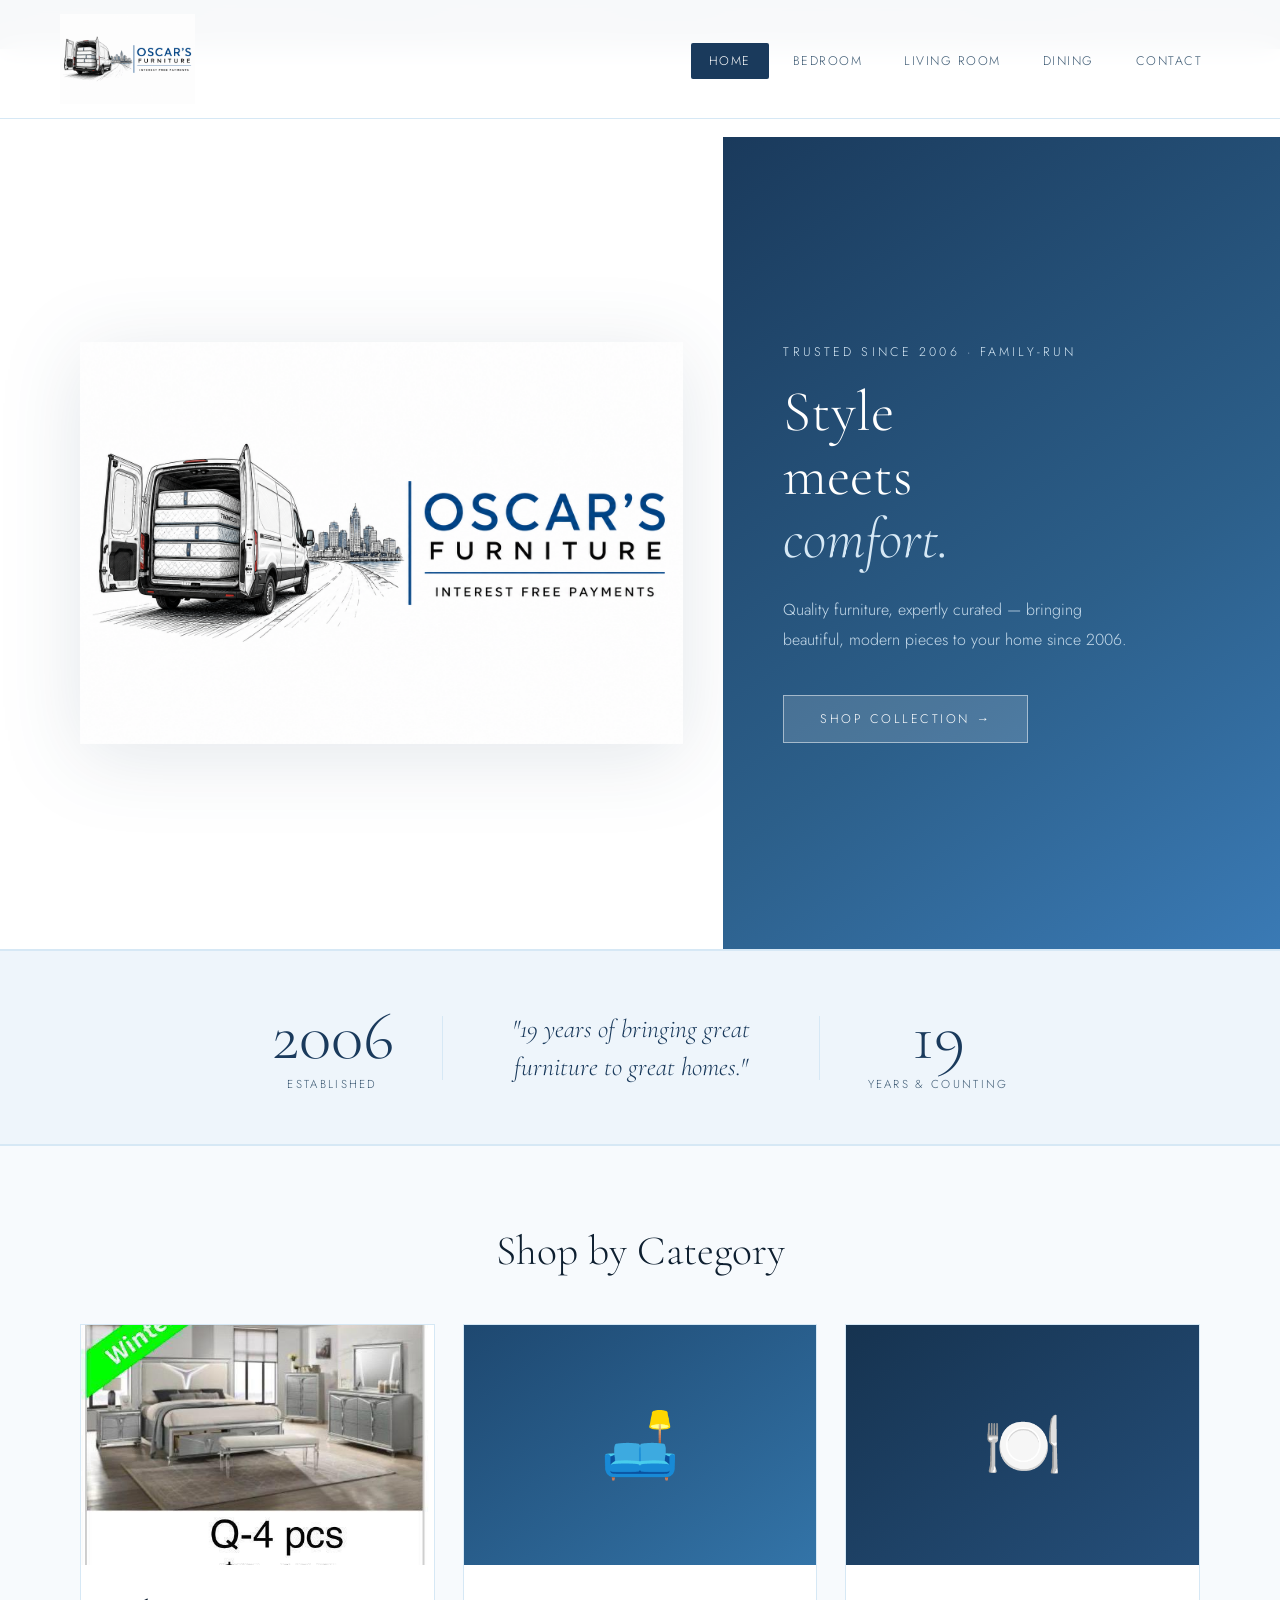
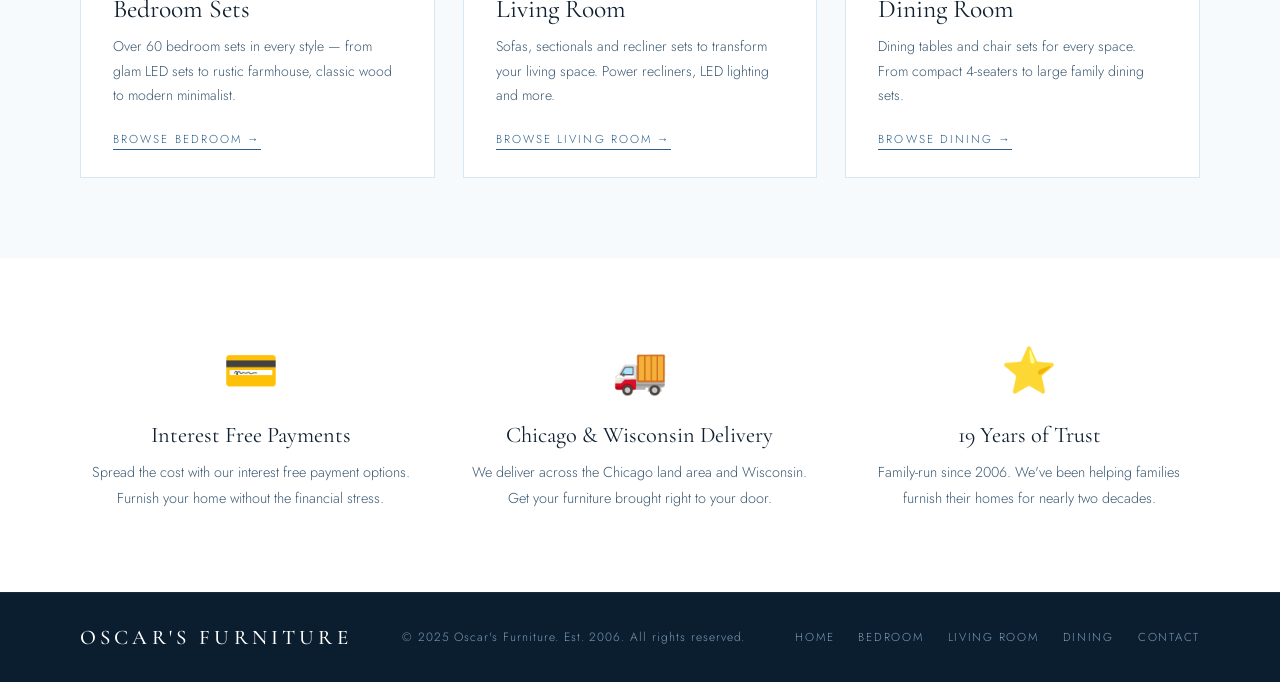
<file: index.html>
<!DOCTYPE html>
<html lang="en">
<head>
  <meta charset="UTF-8"/>
  <meta name="viewport" content="width=device-width, initial-scale=1.0"/>
  <title>Oscar's Furniture</title>
  <link href="https://fonts.googleapis.com/css2?family=Cormorant+Garamond:wght@300;400;500;600&family=Jost:wght@200;300;400&display=swap" rel="stylesheet"/>
  <link rel="stylesheet" href="styles.css"/>
</head>
<body>

  <!-- NAV -->
  <nav id="navbar">
    <a href="index.html" class="nav-logo-link">
      <img src="Logo_png.png" alt="Oscar's Furniture" class="nav-logo-img"/>
    </a>
    <ul class="nav-links">
      <li><a href="index.html" class="active">Home</a></li>
      <li><a href="bedroom.html">Bedroom</a></li>
      <li><a href="livingroom.html">Living Room</a></li>
      <li><a href="dining.html">Dining</a></li>
      <li><a href="contact.html">Contact</a></li>
    </ul>
  </nav>

  <!-- MARQUEE -->
  <div class="marquee-wrap">
    <div class="marquee-track">
      <span>Est. 2006</span><span class="dot">·</span>
      <span>Premium Quality</span><span class="dot">·</span>
      <span>Interest Free Payments</span><span class="dot">·</span>
      <span>Delivery To Chicago Land Area</span><span class="dot">·</span>
      <span>19 Years of Excellence</span><span class="dot">·</span>
      <span>Delivery to the Wisconsin Area</span><span class="dot">·</span>
      <span>Family-Run Since 2006</span><span class="dot">·</span>
      <span>Est. 2006</span><span class="dot">·</span>
      <span>Premium Quality</span><span class="dot">·</span>
      <span>Interest Free Payments</span><span class="dot">·</span>
      <span>Delivery To Chicago Land Area</span><span class="dot">·</span>
      <span>19 Years of Excellence</span><span class="dot">·</span>
      <span>Delivery to the Wisconsin Area</span><span class="dot">·</span>
      <span>Family-Run Since 2006</span><span class="dot">·</span>
    </div>
  </div>

  <!-- HERO -->
  <section class="home-hero">
    <div class="home-hero-left">
      <img src="Logo_png.png" alt="Oscar's Furniture — Interest Free Payments"/>
    </div>
    <div class="home-hero-right">
      <p class="home-eyebrow">Trusted Since 2006 · Family-Run</p>
      <h1 class="home-title">Style<br>meets<br><em>comfort.</em></h1>
      <p class="home-sub">Quality furniture, expertly curated — bringing beautiful, modern pieces to your home since 2006.</p>
      <a href="bedroom.html" class="home-cta">Shop Collection →</a>
    </div>
  </section>

  <!-- MILESTONE -->
  <div class="milestone-strip">
    <div>
      <div class="milestone-num">2006</div>
      <div class="milestone-text">Established</div>
    </div>
    <div class="milestone-divider"></div>
    <p class="milestone-tagline">"19 years of bringing great furniture to great homes."</p>
    <div class="milestone-divider"></div>
    <div>
      <div class="milestone-num">19</div>
      <div class="milestone-text">Years &amp; Counting</div>
    </div>
  </div>

  <!-- CATEGORY CARDS -->
  <div class="home-categories">
    <h2 class="home-categories-title">Shop by Category</h2>
    <div class="category-cards">

      <a href="bedroom.html" class="category-card reveal">
        <div class="category-card-img cat-bedroom" style="overflow:hidden;"><img src="images/images/b024.jpg" alt="Bedroom Sets" style="width:100%;height:100%;object-fit:cover;display:block;" onerror="this.parentElement.innerHTML='🛏️';this.parentElement.style.fontSize='4rem';"/></div>
        <div class="category-card-body">
          <h3>Bedroom Sets</h3>
          <p>Over 60 bedroom sets in every style — from glam LED sets to rustic farmhouse, classic wood to modern minimalist.</p>
          <span>Browse Bedroom →</span>
        </div>
      </a>

      <a href="livingroom.html" class="category-card reveal">
        <div class="category-card-img cat-living">🛋️</div>
        <div class="category-card-body">
          <h3>Living Room</h3>
          <p>Sofas, sectionals and recliner sets to transform your living space. Power recliners, LED lighting and more.</p>
          <span>Browse Living Room →</span>
        </div>
      </a>

      <a href="dining.html" class="category-card reveal">
        <div class="category-card-img cat-dining">🍽️</div>
        <div class="category-card-body">
          <h3>Dining Room</h3>
          <p>Dining tables and chair sets for every space. From compact 4-seaters to large family dining sets.</p>
          <span>Browse Dining →</span>
        </div>
      </a>

    </div>
  </div>

  <!-- WHY US -->
  <div class="why-us">
    <div class="why-us-item reveal">
      <div class="why-us-icon">💳</div>
      <h3>Interest Free Payments</h3>
      <p>Spread the cost with our interest free payment options. Furnish your home without the financial stress.</p>
    </div>
    <div class="why-us-item reveal">
      <div class="why-us-icon">🚚</div>
      <h3>Chicago &amp; Wisconsin Delivery</h3>
      <p>We deliver across the Chicago land area and Wisconsin. Get your furniture brought right to your door.</p>
    </div>
    <div class="why-us-item reveal">
      <div class="why-us-icon">⭐</div>
      <h3>19 Years of Trust</h3>
      <p>Family-run since 2006. We've been helping families furnish their homes for nearly two decades.</p>
    </div>
  </div>

  <!-- FOOTER -->
  <footer>
    <span class="footer-logo-text">Oscar's Furniture</span>
    <span class="footer-copy">© 2025 Oscar's Furniture. Est. 2006. All rights reserved.</span>
    <div class="footer-links">
      <a href="index.html">Home</a>
      <a href="bedroom.html">Bedroom</a>
      <a href="livingroom.html">Living Room</a>
      <a href="dining.html">Dining</a>
      <a href="contact.html">Contact</a>
    </div>
  </footer>

  <script>
    const navbar = document.getElementById('navbar');
    window.addEventListener('scroll', () => navbar.classList.toggle('scrolled', window.scrollY > 60));
    const reveals = document.querySelectorAll('.reveal');
    const observer = new IntersectionObserver((entries) => {
      entries.forEach((e, i) => { if (e.isIntersecting) { setTimeout(() => e.target.classList.add('visible'), i * 80); observer.unobserve(e.target); } });
    }, { threshold: 0.08 });
    reveals.forEach(el => observer.observe(el));
  </script>
</body>
</html>
</file>
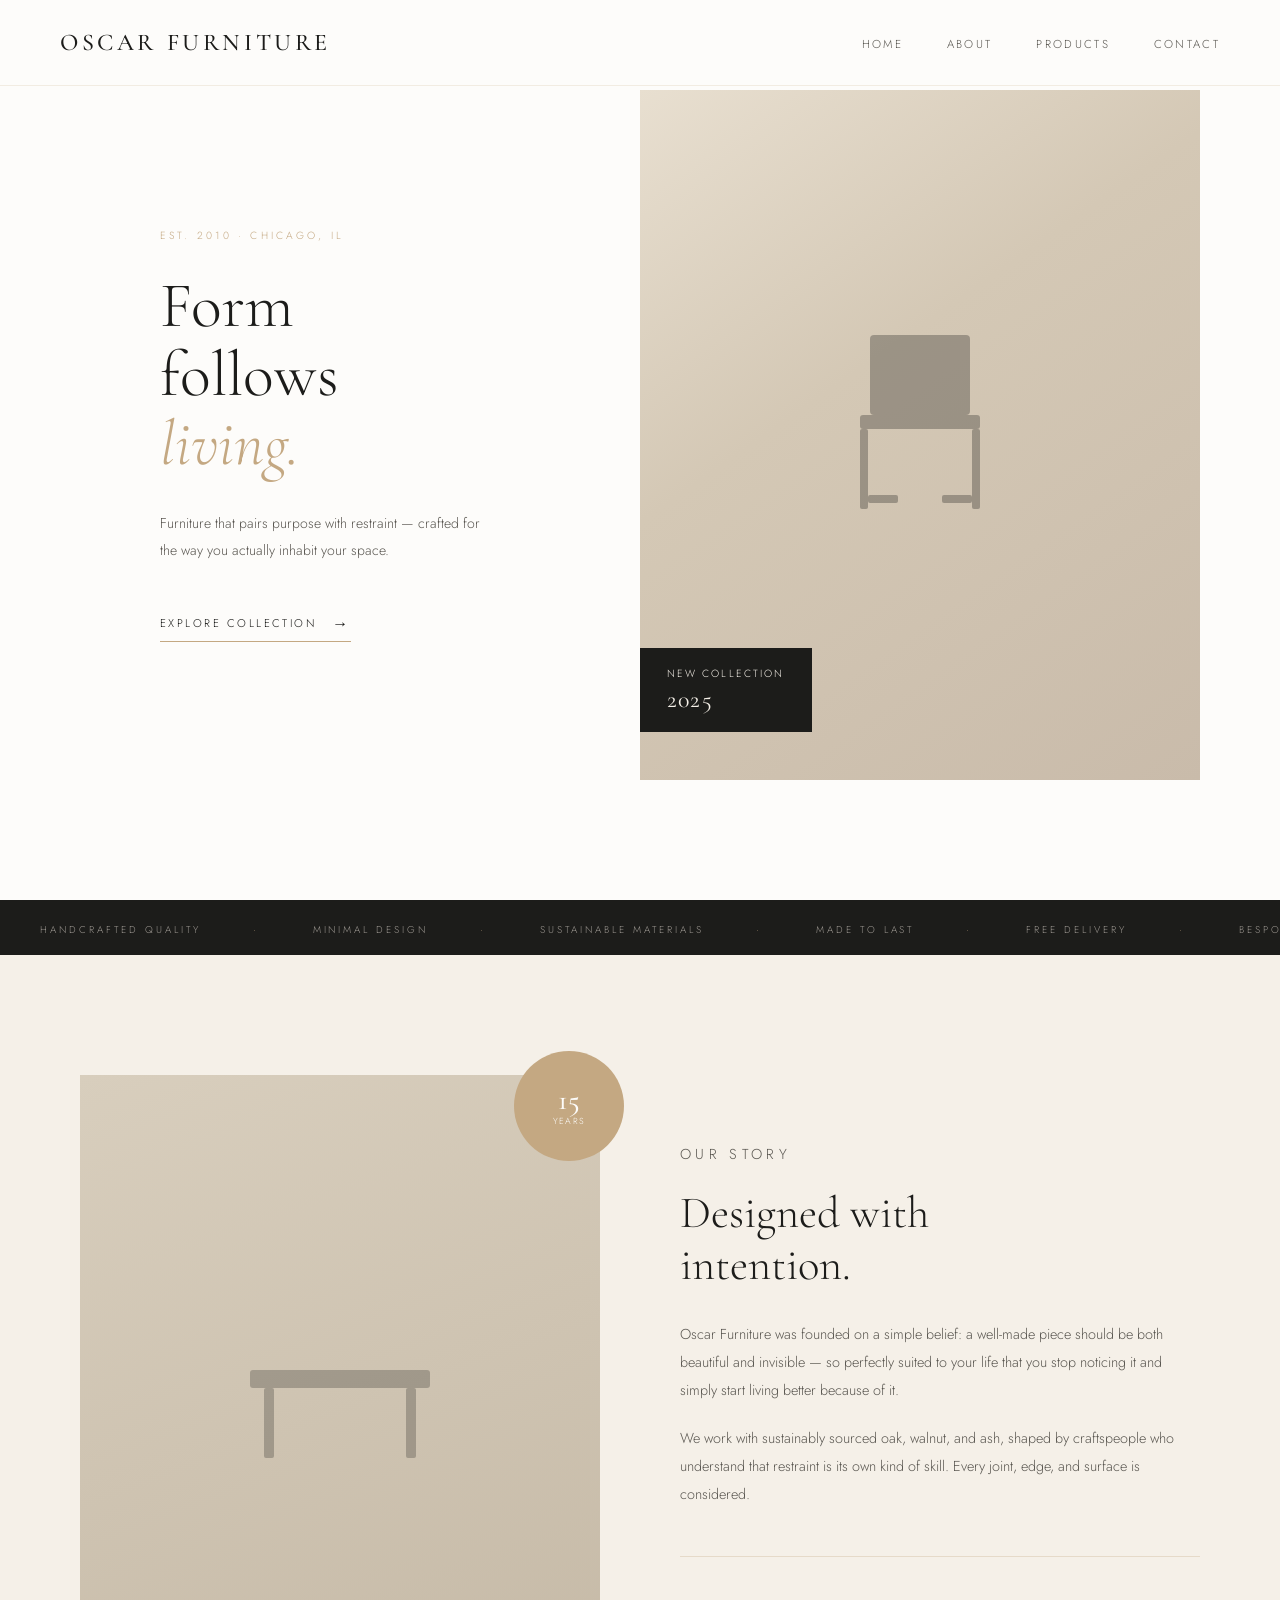
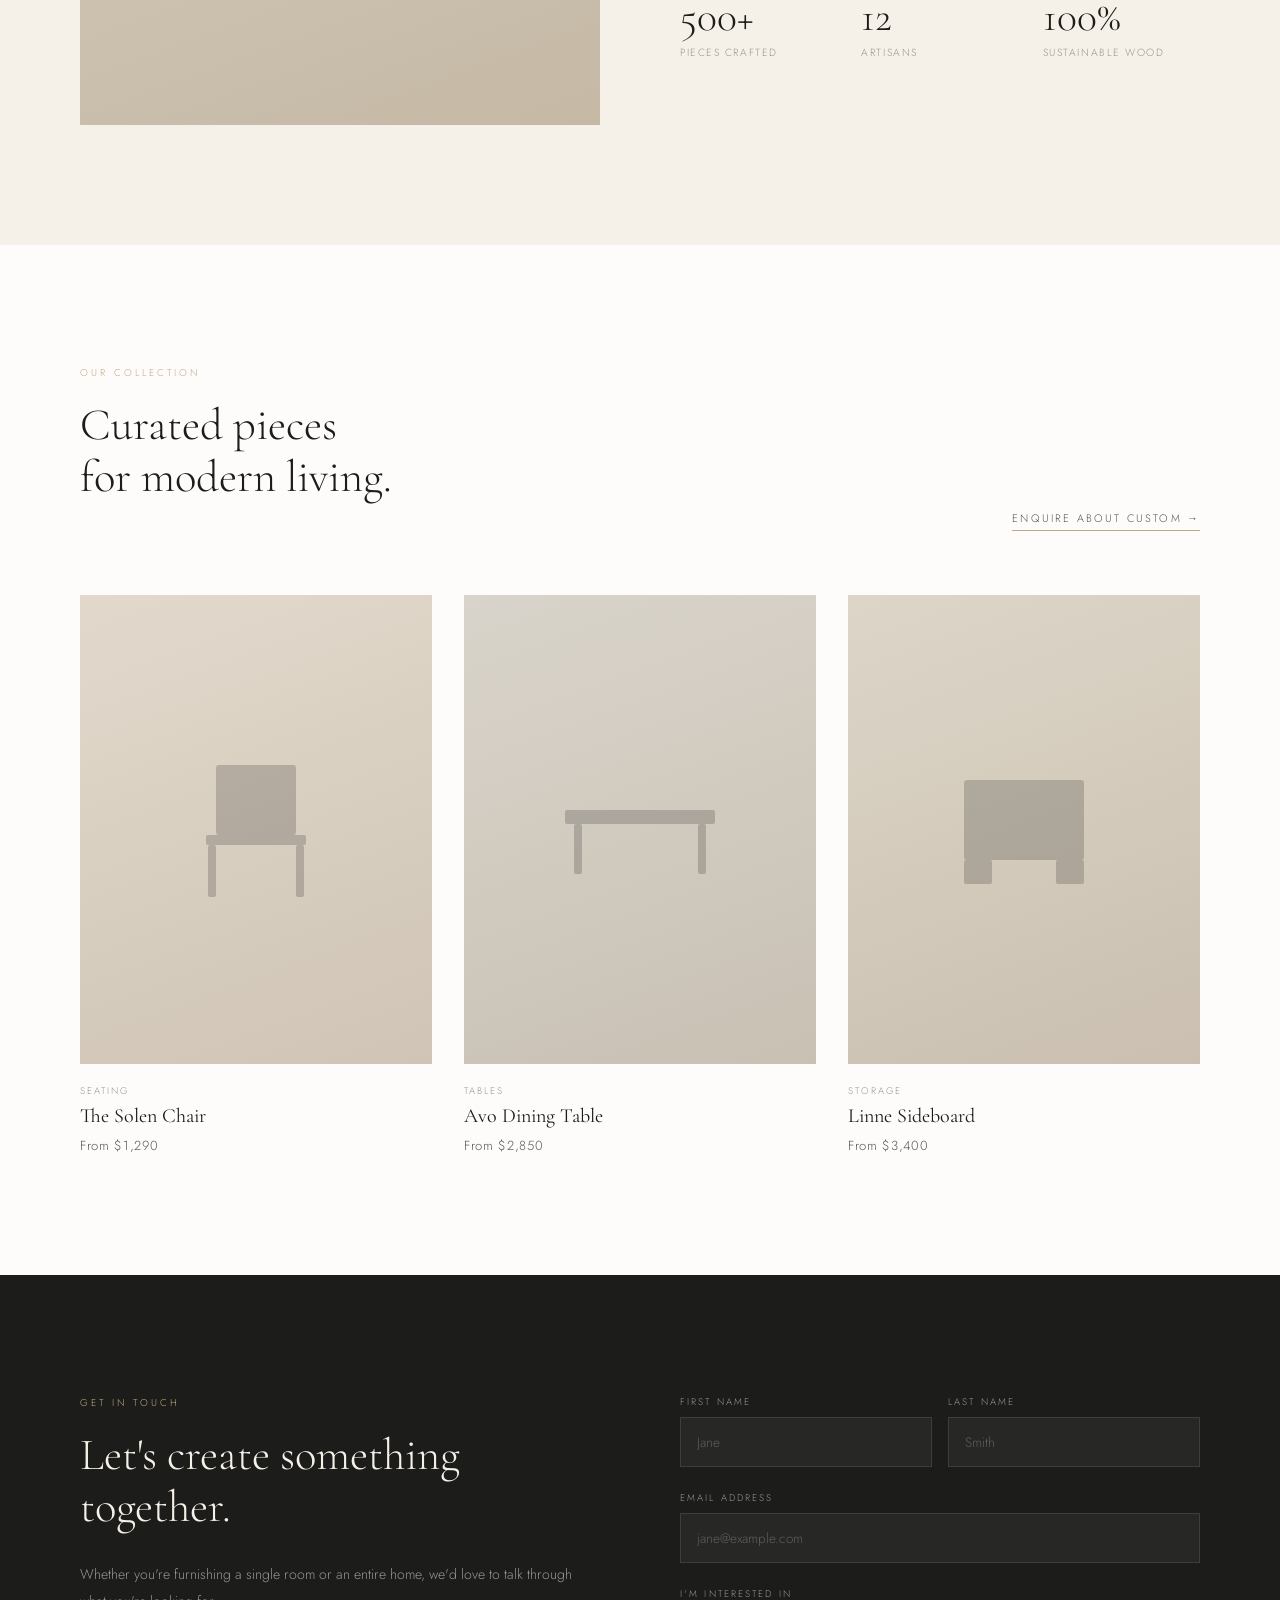
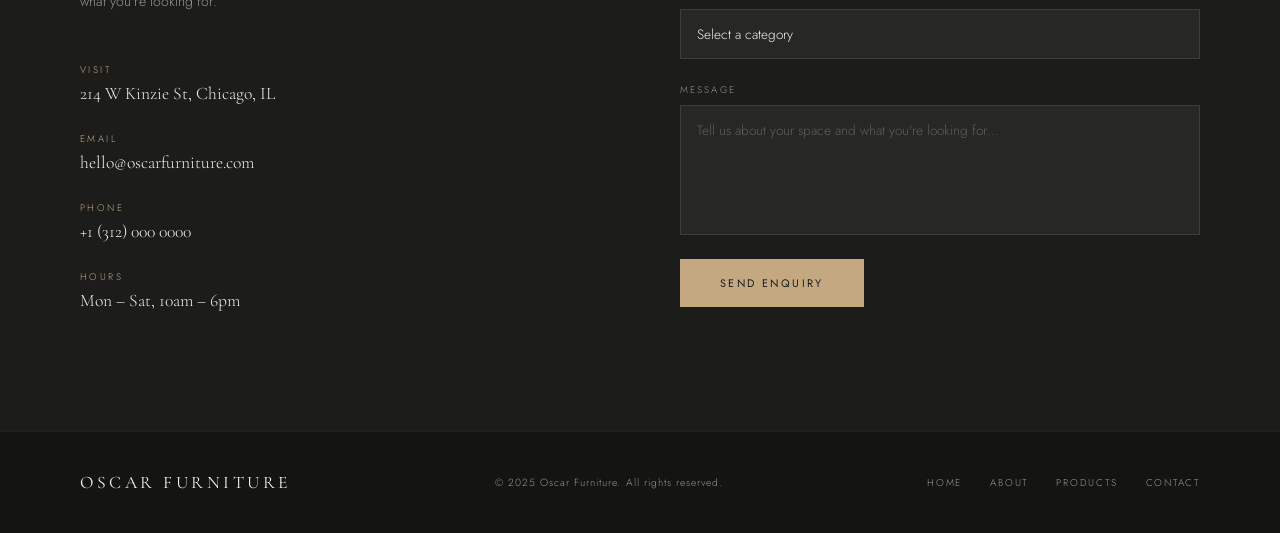
<file: Index.html>
<!DOCTYPE html>
<html lang="en">
<head>
  <meta charset="UTF-8" />
  <meta name="viewport" content="width=device-width, initial-scale=1.0"/>
  <title>Oscar Furniture</title>
  <link href="https://fonts.googleapis.com/css2?family=Cormorant+Garamond:wght@300;400;500;600&family=Jost:wght@200;300;400&display=swap" rel="stylesheet"/>
  <style>
    *, *::before, *::after { margin: 0; padding: 0; box-sizing: border-box; }

    :root {
      --cream: #F5F0E8;
      --bone: #EDE6D6;
      --charcoal: #1C1C1A;
      --mid: #5A5751;
      --warm-grey: #9B9690;
      --accent: #C4A882;
      --white: #FDFCFA;
    }

    html { scroll-behavior: smooth; }

    body {
      font-family: 'Jost', sans-serif;
      background: var(--white);
      color: var(--charcoal);
      font-weight: 300;
      overflow-x: hidden;
    }

    /* ── NAV ── */
    nav {
      position: fixed;
      top: 0; left: 0; right: 0;
      z-index: 100;
      display: flex;
      justify-content: space-between;
      align-items: center;
      padding: 28px 60px;
      background: rgba(253,252,250,0.92);
      backdrop-filter: blur(12px);
      border-bottom: 1px solid rgba(196,168,130,0.2);
      transition: padding 0.4s ease;
    }

    nav.scrolled { padding: 18px 60px; }

    .nav-logo {
      font-family: 'Cormorant Garamond', serif;
      font-size: 1.5rem;
      font-weight: 500;
      letter-spacing: 0.15em;
      text-transform: uppercase;
      color: var(--charcoal);
      text-decoration: none;
    }

    .nav-links {
      display: flex;
      gap: 44px;
      list-style: none;
    }

    .nav-links a {
      text-decoration: none;
      font-size: 0.72rem;
      letter-spacing: 0.2em;
      text-transform: uppercase;
      color: var(--mid);
      transition: color 0.3s;
    }

    .nav-links a:hover { color: var(--accent); }

    /* ── HERO ── */
    #home {
      min-height: 100vh;
      display: grid;
      grid-template-columns: 1fr 1fr;
      padding-top: 90px;
    }

    .hero-left {
      display: flex;
      flex-direction: column;
      justify-content: center;
      padding: 80px 60px 80px 80px;
      background: var(--white);
    }

    .hero-eyebrow {
      font-size: 0.65rem;
      letter-spacing: 0.3em;
      text-transform: uppercase;
      color: var(--accent);
      margin-bottom: 28px;
      opacity: 0;
      animation: fadeUp 0.9s 0.2s forwards;
    }

    .hero-title {
      font-family: 'Cormorant Garamond', serif;
      font-size: clamp(3.2rem, 5vw, 5.5rem);
      font-weight: 300;
      line-height: 1.08;
      color: var(--charcoal);
      margin-bottom: 32px;
      opacity: 0;
      animation: fadeUp 0.9s 0.4s forwards;
    }

    .hero-title em {
      font-style: italic;
      color: var(--accent);
    }

    .hero-sub {
      font-size: 0.88rem;
      line-height: 1.9;
      color: var(--mid);
      max-width: 340px;
      margin-bottom: 48px;
      opacity: 0;
      animation: fadeUp 0.9s 0.6s forwards;
    }

    .hero-cta {
      display: inline-flex;
      align-items: center;
      gap: 16px;
      text-decoration: none;
      font-size: 0.7rem;
      letter-spacing: 0.22em;
      text-transform: uppercase;
      color: var(--charcoal);
      border-bottom: 1px solid var(--accent);
      padding-bottom: 6px;
      transition: gap 0.3s, color 0.3s;
      opacity: 0;
      animation: fadeUp 0.9s 0.8s forwards;
      width: fit-content;
    }

    .hero-cta:hover { gap: 26px; color: var(--accent); }
    .hero-cta::after { content: '→'; font-size: 1rem; }

    .hero-right {
      position: relative;
      background: var(--bone);
      overflow: hidden;
      opacity: 0;
      animation: fadeIn 1.2s 0.3s forwards;
    }

    .hero-img-placeholder {
      width: 100%;
      height: 100%;
      background: linear-gradient(145deg, #E8DFD0 0%, #D4C8B5 40%, #C9BBAA 100%);
      display: flex;
      flex-direction: column;
      align-items: center;
      justify-content: center;
      gap: 20px;
    }

    .hero-img-placeholder svg { opacity: 0.3; }

    .hero-tag {
      position: absolute;
      bottom: 48px;
      left: -1px;
      background: var(--charcoal);
      color: var(--cream);
      padding: 18px 28px;
      font-size: 0.65rem;
      letter-spacing: 0.2em;
      text-transform: uppercase;
    }

    .hero-tag span {
      display: block;
      font-family: 'Cormorant Garamond', serif;
      font-size: 1.5rem;
      letter-spacing: 0.05em;
      margin-top: 4px;
      font-weight: 400;
    }

    /* ── MARQUEE ── */
    .marquee-wrap {
      background: var(--charcoal);
      padding: 16px 0;
      overflow: hidden;
      white-space: nowrap;
    }

    .marquee-track {
      display: inline-block;
      animation: marquee 22s linear infinite;
    }

    .marquee-track span {
      font-size: 0.62rem;
      letter-spacing: 0.3em;
      text-transform: uppercase;
      color: var(--warm-grey);
      margin: 0 40px;
    }

    .marquee-track span.dot {
      color: var(--accent);
      letter-spacing: 0;
      margin: 0 12px;
    }

    /* ── SECTION BASE ── */
    section { padding: 120px 80px; }

    .section-label {
      font-size: 0.62rem;
      letter-spacing: 0.3em;
      text-transform: uppercase;
      color: var(--accent);
      margin-bottom: 20px;
    }

    .section-title {
      font-family: 'Cormorant Garamond', serif;
      font-size: clamp(2.2rem, 3.5vw, 3.6rem);
      font-weight: 300;
      line-height: 1.15;
      color: var(--charcoal);
      margin-bottom: 28px;
    }

    /* ── ABOUT ── */
    #about {
      background: var(--cream);
      display: grid;
      grid-template-columns: 1fr 1fr;
      gap: 80px;
      align-items: center;
    }

    .about-visual {
      position: relative;
    }

    .about-img-block {
      width: 100%;
      aspect-ratio: 4/5;
      background: linear-gradient(160deg, #D8CEBD 0%, #C5B9A6 100%);
      display: flex;
      align-items: center;
      justify-content: center;
    }

    .about-img-block svg { opacity: 0.25; }

    .about-badge {
      position: absolute;
      top: -24px;
      right: -24px;
      width: 110px;
      height: 110px;
      background: var(--accent);
      border-radius: 50%;
      display: flex;
      flex-direction: column;
      align-items: center;
      justify-content: center;
      font-family: 'Cormorant Garamond', serif;
      color: var(--white);
      font-size: 1.8rem;
      font-weight: 500;
      line-height: 1;
    }

    .about-badge small {
      font-family: 'Jost', sans-serif;
      font-size: 0.55rem;
      letter-spacing: 0.15em;
      text-transform: uppercase;
      font-weight: 300;
      margin-top: 2px;
    }

    .about-body p {
      font-size: 0.9rem;
      line-height: 1.95;
      color: var(--mid);
      margin-bottom: 20px;
    }

    .about-stats {
      display: grid;
      grid-template-columns: repeat(3, 1fr);
      gap: 24px;
      margin-top: 48px;
      padding-top: 40px;
      border-top: 1px solid rgba(196,168,130,0.3);
    }

    .stat-num {
      font-family: 'Cormorant Garamond', serif;
      font-size: 2.6rem;
      font-weight: 300;
      color: var(--charcoal);
      line-height: 1;
    }

    .stat-label {
      font-size: 0.65rem;
      letter-spacing: 0.15em;
      text-transform: uppercase;
      color: var(--warm-grey);
      margin-top: 6px;
    }

    /* ── PRODUCTS ── */
    #products { background: var(--white); }

    .products-header {
      display: flex;
      justify-content: space-between;
      align-items: flex-end;
      margin-bottom: 64px;
    }

    .view-all {
      font-size: 0.68rem;
      letter-spacing: 0.2em;
      text-transform: uppercase;
      color: var(--mid);
      text-decoration: none;
      border-bottom: 1px solid var(--accent);
      padding-bottom: 4px;
      transition: color 0.3s;
    }

    .view-all:hover { color: var(--accent); }

    .products-grid {
      display: grid;
      grid-template-columns: repeat(3, 1fr);
      gap: 32px;
    }

    .product-card {
      cursor: pointer;
    }

    .product-img {
      width: 100%;
      aspect-ratio: 3/4;
      background: var(--bone);
      display: flex;
      align-items: center;
      justify-content: center;
      overflow: hidden;
      position: relative;
      transition: transform 0.5s ease;
    }

    .product-card:hover .product-img { transform: scale(1.02); }

    .product-img-inner {
      width: 100%;
      height: 100%;
      display: flex;
      align-items: center;
      justify-content: center;
    }

    .product-img-inner svg { opacity: 0.2; transition: opacity 0.4s; }
    .product-card:hover .product-img-inner svg { opacity: 0.3; }

    /* Unique bg per card */
    .product-card:nth-child(1) .product-img { background: linear-gradient(160deg, #E2D9CC, #CFC4B5); }
    .product-card:nth-child(2) .product-img { background: linear-gradient(160deg, #D9D4CB, #C8C0B3); }
    .product-card:nth-child(3) .product-img { background: linear-gradient(160deg, #DDD6C8, #CABFB0); }

    .product-overlay {
      position: absolute;
      bottom: 0; left: 0; right: 0;
      padding: 20px;
      background: linear-gradient(to top, rgba(28,28,26,0.6) 0%, transparent 100%);
      opacity: 0;
      transition: opacity 0.4s;
      display: flex;
      justify-content: flex-end;
    }

    .product-card:hover .product-overlay { opacity: 1; }

    .quick-view {
      font-size: 0.6rem;
      letter-spacing: 0.2em;
      text-transform: uppercase;
      color: var(--cream);
      border: 1px solid rgba(253,252,250,0.5);
      padding: 8px 14px;
      cursor: pointer;
    }

    .product-info { padding: 20px 0 0; }

    .product-cat {
      font-size: 0.6rem;
      letter-spacing: 0.2em;
      text-transform: uppercase;
      color: var(--warm-grey);
      margin-bottom: 6px;
    }

    .product-name {
      font-family: 'Cormorant Garamond', serif;
      font-size: 1.25rem;
      font-weight: 400;
      color: var(--charcoal);
      margin-bottom: 8px;
    }

    .product-price {
      font-size: 0.82rem;
      color: var(--mid);
      letter-spacing: 0.05em;
    }

    /* ── CONTACT ── */
    #contact {
      background: var(--charcoal);
      display: grid;
      grid-template-columns: 1fr 1fr;
      gap: 80px;
      align-items: start;
    }

    #contact .section-title { color: var(--cream); }
    #contact .section-label { color: var(--accent); }

    .contact-tagline {
      font-size: 0.88rem;
      line-height: 1.9;
      color: var(--warm-grey);
      margin-bottom: 48px;
    }

    .contact-details { display: flex; flex-direction: column; gap: 28px; }

    .contact-item-label {
      font-size: 0.6rem;
      letter-spacing: 0.25em;
      text-transform: uppercase;
      color: var(--accent);
      margin-bottom: 6px;
    }

    .contact-item-val {
      font-family: 'Cormorant Garamond', serif;
      font-size: 1.1rem;
      color: var(--cream);
      font-weight: 300;
    }

    .contact-form { display: flex; flex-direction: column; gap: 24px; }

    .form-row { display: grid; grid-template-columns: 1fr 1fr; gap: 16px; }

    .form-group { display: flex; flex-direction: column; gap: 8px; }

    .form-group label {
      font-size: 0.6rem;
      letter-spacing: 0.22em;
      text-transform: uppercase;
      color: var(--warm-grey);
    }

    .form-group input,
    .form-group textarea,
    .form-group select {
      background: rgba(255,255,255,0.05);
      border: 1px solid rgba(255,255,255,0.1);
      color: var(--cream);
      padding: 14px 16px;
      font-family: 'Jost', sans-serif;
      font-size: 0.85rem;
      font-weight: 300;
      outline: none;
      transition: border-color 0.3s;
      resize: none;
      appearance: none;
    }

    .form-group input::placeholder,
    .form-group textarea::placeholder { color: rgba(155,150,144,0.5); }

    .form-group input:focus,
    .form-group textarea:focus,
    .form-group select:focus { border-color: var(--accent); }

    .form-group select option { background: var(--charcoal); }

    .submit-btn {
      align-self: flex-start;
      background: var(--accent);
      color: var(--charcoal);
      border: none;
      padding: 16px 40px;
      font-family: 'Jost', sans-serif;
      font-size: 0.68rem;
      letter-spacing: 0.22em;
      text-transform: uppercase;
      cursor: pointer;
      transition: background 0.3s, transform 0.2s;
    }

    .submit-btn:hover { background: #D4B892; transform: translateY(-1px); }

    /* ── FOOTER ── */
    footer {
      background: #141412;
      padding: 40px 80px;
      display: flex;
      justify-content: space-between;
      align-items: center;
      border-top: 1px solid rgba(255,255,255,0.05);
    }

    .footer-logo {
      font-family: 'Cormorant Garamond', serif;
      font-size: 1.1rem;
      letter-spacing: 0.2em;
      text-transform: uppercase;
      color: var(--cream);
      font-weight: 400;
    }

    .footer-copy {
      font-size: 0.65rem;
      letter-spacing: 0.1em;
      color: var(--warm-grey);
    }

    .footer-links { display: flex; gap: 28px; }

    .footer-links a {
      font-size: 0.62rem;
      letter-spacing: 0.18em;
      text-transform: uppercase;
      color: var(--warm-grey);
      text-decoration: none;
      transition: color 0.3s;
    }

    .footer-links a:hover { color: var(--accent); }

    /* ── ANIMATIONS ── */
    @keyframes fadeUp {
      from { opacity: 0; transform: translateY(28px); }
      to   { opacity: 1; transform: translateY(0); }
    }

    @keyframes fadeIn {
      from { opacity: 0; }
      to   { opacity: 1; }
    }

    @keyframes marquee {
      from { transform: translateX(0); }
      to   { transform: translateX(-50%); }
    }

    /* Scroll reveal */
    .reveal {
      opacity: 0;
      transform: translateY(36px);
      transition: opacity 0.8s ease, transform 0.8s ease;
    }

    .reveal.visible {
      opacity: 1;
      transform: translateY(0);
    }

    /* ── RESPONSIVE ── */
    @media (max-width: 900px) {
      nav { padding: 22px 28px; }
      nav.scrolled { padding: 14px 28px; }
      .nav-links { gap: 22px; }

      #home { grid-template-columns: 1fr; min-height: auto; }
      .hero-left { padding: 60px 28px; }
      .hero-right { height: 60vw; }

      #about { grid-template-columns: 1fr; padding: 80px 28px; gap: 40px; }
      .about-badge { top: -16px; right: 0; }

      #products { padding: 80px 28px; }
      .products-grid { grid-template-columns: 1fr 1fr; gap: 20px; }
      .products-header { flex-direction: column; align-items: flex-start; gap: 16px; }

      #contact { grid-template-columns: 1fr; padding: 80px 28px; gap: 48px; }
      .form-row { grid-template-columns: 1fr; }

      footer { flex-direction: column; gap: 20px; text-align: center; padding: 32px 28px; }
      section { padding: 80px 28px; }
    }

    @media (max-width: 560px) {
      .products-grid { grid-template-columns: 1fr; }
      .nav-links { display: none; }
    }
  </style>
</head>
<body>

  <!-- NAV -->
  <nav id="navbar">
    <a href="#home" class="nav-logo">Oscar Furniture</a>
    <ul class="nav-links">
      <li><a href="#home">Home</a></li>
      <li><a href="#about">About</a></li>
      <li><a href="#products">Products</a></li>
      <li><a href="#contact">Contact</a></li>
    </ul>
  </nav>

  <!-- HERO -->
  <section id="home">
    <div class="hero-left">
      <p class="hero-eyebrow">Est. 2010 · Chicago, IL</p>
      <h1 class="hero-title">Form<br>follows<br><em>living.</em></h1>
      <p class="hero-sub">Furniture that pairs purpose with restraint — crafted for the way you actually inhabit your space.</p>
      <a href="#products" class="hero-cta">Explore Collection</a>
    </div>
    <div class="hero-right">
      <div class="hero-img-placeholder">
        <!-- Placeholder chair silhouette -->
        <svg width="180" height="220" viewBox="0 0 180 220" fill="none" xmlns="http://www.w3.org/2000/svg">
          <rect x="40" y="10" width="100" height="80" rx="4" fill="#1C1C1A"/>
          <rect x="30" y="90" width="120" height="14" rx="3" fill="#1C1C1A"/>
          <rect x="30" y="104" width="8" height="80" rx="2" fill="#1C1C1A"/>
          <rect x="142" y="104" width="8" height="80" rx="2" fill="#1C1C1A"/>
          <rect x="38" y="170" width="30" height="8" rx="2" fill="#1C1C1A"/>
          <rect x="112" y="170" width="30" height="8" rx="2" fill="#1C1C1A"/>
        </svg>
      </div>
      <div class="hero-tag">
        New Collection
        <span>2025</span>
      </div>
    </div>
  </section>

  <!-- MARQUEE -->
  <div class="marquee-wrap">
    <div class="marquee-track">
      <span>Handcrafted Quality</span><span class="dot">·</span>
      <span>Minimal Design</span><span class="dot">·</span>
      <span>Sustainable Materials</span><span class="dot">·</span>
      <span>Made to Last</span><span class="dot">·</span>
      <span>Free Delivery</span><span class="dot">·</span>
      <span>Bespoke Options</span><span class="dot">·</span>
      <span>Handcrafted Quality</span><span class="dot">·</span>
      <span>Minimal Design</span><span class="dot">·</span>
      <span>Sustainable Materials</span><span class="dot">·</span>
      <span>Made to Last</span><span class="dot">·</span>
      <span>Free Delivery</span><span class="dot">·</span>
      <span>Bespoke Options</span><span class="dot">·</span>
    </div>
  </div>

  <!-- ABOUT -->
  <section id="about">
    <div class="about-visual reveal">
      <div class="about-img-block">
        <!-- Placeholder table silhouette -->
        <svg width="200" height="160" viewBox="0 0 200 160" fill="none" xmlns="http://www.w3.org/2000/svg">
          <rect x="10" y="50" width="180" height="18" rx="3" fill="#1C1C1A"/>
          <rect x="24" y="68" width="10" height="70" rx="2" fill="#1C1C1A"/>
          <rect x="166" y="68" width="10" height="70" rx="2" fill="#1C1C1A"/>
        </svg>
      </div>
      <div class="about-badge">
        15
        <small>Years</small>
      </div>
    </div>
    <div class="about-body">
      <p class="section-label reveal">Our Story</p>
      <h2 class="section-title reveal">Designed with<br>intention.</h2>
      <p class="reveal">Oscar Furniture was founded on a simple belief: a well-made piece should be both beautiful and invisible — so perfectly suited to your life that you stop noticing it and simply start living better because of it.</p>
      <p class="reveal">We work with sustainably sourced oak, walnut, and ash, shaped by craftspeople who understand that restraint is its own kind of skill. Every joint, edge, and surface is considered.</p>
      <div class="about-stats reveal">
        <div>
          <div class="stat-num">500+</div>
          <div class="stat-label">Pieces Crafted</div>
        </div>
        <div>
          <div class="stat-num">12</div>
          <div class="stat-label">Artisans</div>
        </div>
        <div>
          <div class="stat-num">100%</div>
          <div class="stat-label">Sustainable Wood</div>
        </div>
      </div>
    </div>
  </section>

  <!-- PRODUCTS -->
  <section id="products">
    <div class="products-header">
      <div>
        <p class="section-label reveal">Our Collection</p>
        <h2 class="section-title reveal">Curated pieces<br>for modern living.</h2>
      </div>
      <a href="#contact" class="view-all reveal">Enquire About Custom →</a>
    </div>
    <div class="products-grid">

      <div class="product-card reveal">
        <div class="product-img">
          <div class="product-img-inner">
            <svg width="120" height="150" viewBox="0 0 120 150" fill="none" xmlns="http://www.w3.org/2000/svg">
              <rect x="20" y="10" width="80" height="70" rx="3" fill="#1C1C1A"/>
              <rect x="10" y="80" width="100" height="10" rx="2" fill="#1C1C1A"/>
              <rect x="12" y="90" width="8" height="52" rx="2" fill="#1C1C1A"/>
              <rect x="100" y="90" width="8" height="52" rx="2" fill="#1C1C1A"/>
            </svg>
          </div>
          <div class="product-overlay"><span class="quick-view">Enquire</span></div>
        </div>
        <div class="product-info">
          <p class="product-cat">Seating</p>
          <p class="product-name">The Solen Chair</p>
          <p class="product-price">From $1,290</p>
        </div>
      </div>

      <div class="product-card reveal">
        <div class="product-img">
          <div class="product-img-inner">
            <svg width="160" height="100" viewBox="0 0 160 100" fill="none" xmlns="http://www.w3.org/2000/svg">
              <rect x="5" y="30" width="150" height="14" rx="2" fill="#1C1C1A"/>
              <rect x="14" y="44" width="8" height="50" rx="2" fill="#1C1C1A"/>
              <rect x="138" y="44" width="8" height="50" rx="2" fill="#1C1C1A"/>
            </svg>
          </div>
          <div class="product-overlay"><span class="quick-view">Enquire</span></div>
        </div>
        <div class="product-info">
          <p class="product-cat">Tables</p>
          <p class="product-name">Avo Dining Table</p>
          <p class="product-price">From $2,850</p>
        </div>
      </div>

      <div class="product-card reveal">
        <div class="product-img">
          <div class="product-img-inner">
            <svg width="140" height="120" viewBox="0 0 140 120" fill="none" xmlns="http://www.w3.org/2000/svg">
              <rect x="10" y="10" width="120" height="80" rx="3" fill="#1C1C1A"/>
              <rect x="10" y="90" width="28" height="24" rx="2" fill="#1C1C1A"/>
              <rect x="102" y="90" width="28" height="24" rx="2" fill="#1C1C1A"/>
            </svg>
          </div>
          <div class="product-overlay"><span class="quick-view">Enquire</span></div>
        </div>
        <div class="product-info">
          <p class="product-cat">Storage</p>
          <p class="product-name">Linne Sideboard</p>
          <p class="product-price">From $3,400</p>
        </div>
      </div>

    </div>
  </section>

  <!-- CONTACT -->
  <section id="contact">
    <div class="contact-left">
      <p class="section-label reveal">Get In Touch</p>
      <h2 class="section-title reveal">Let's create something together.</h2>
      <p class="contact-tagline reveal">Whether you're furnishing a single room or an entire home, we'd love to talk through what you're looking for.</p>
      <div class="contact-details">
        <div class="reveal">
          <p class="contact-item-label">Visit</p>
          <p class="contact-item-val">214 W Kinzie St, Chicago, IL</p>
        </div>
        <div class="reveal">
          <p class="contact-item-label">Email</p>
          <p class="contact-item-val">hello@oscarfurniture.com</p>
        </div>
        <div class="reveal">
          <p class="contact-item-label">Phone</p>
          <p class="contact-item-val">+1 (312) 000 0000</p>
        </div>
        <div class="reveal">
          <p class="contact-item-label">Hours</p>
          <p class="contact-item-val">Mon – Sat, 10am – 6pm</p>
        </div>
      </div>
    </div>
    <div class="contact-form reveal">
      <div class="form-row">
        <div class="form-group">
          <label for="fname">First Name</label>
          <input type="text" id="fname" placeholder="Jane"/>
        </div>
        <div class="form-group">
          <label for="lname">Last Name</label>
          <input type="text" id="lname" placeholder="Smith"/>
        </div>
      </div>
      <div class="form-group">
        <label for="email">Email Address</label>
        <input type="email" id="email" placeholder="jane@example.com"/>
      </div>
      <div class="form-group">
        <label for="interest">I'm interested in</label>
        <select id="interest">
          <option value="" disabled selected>Select a category</option>
          <option>Seating</option>
          <option>Dining Tables</option>
          <option>Storage</option>
          <option>Custom / Bespoke</option>
          <option>General Enquiry</option>
        </select>
      </div>
      <div class="form-group">
        <label for="message">Message</label>
        <textarea id="message" rows="5" placeholder="Tell us about your space and what you're looking for…"></textarea>
      </div>
      <button class="submit-btn" onclick="handleSubmit()">Send Enquiry</button>
    </div>
  </section>

  <!-- FOOTER -->
  <footer>
    <span class="footer-logo">Oscar Furniture</span>
    <span class="footer-copy">© 2025 Oscar Furniture. All rights reserved.</span>
    <div class="footer-links">
      <a href="#home">Home</a>
      <a href="#about">About</a>
      <a href="#products">Products</a>
      <a href="#contact">Contact</a>
    </div>
  </footer>

  <script>
    // Sticky nav
    const navbar = document.getElementById('navbar');
    window.addEventListener('scroll', () => {
      navbar.classList.toggle('scrolled', window.scrollY > 60);
    });

    // Scroll reveal
    const reveals = document.querySelectorAll('.reveal');
    const observer = new IntersectionObserver((entries) => {
      entries.forEach((entry, i) => {
        if (entry.isIntersecting) {
          setTimeout(() => entry.target.classList.add('visible'), i * 80);
          observer.unobserve(entry.target);
        }
      });
    }, { threshold: 0.12 });
    reveals.forEach(el => observer.observe(el));

    // Form submit
    function handleSubmit() {
      const email = document.getElementById('email').value;
      const fname = document.getElementById('fname').value;
      if (!fname || !email) {
        alert('Please fill in your name and email.');
        return;
      }
      alert('Thank you for your enquiry! We\'ll be in touch within 1–2 business days.');
    }
  </script>
</body>
</html>
</file>
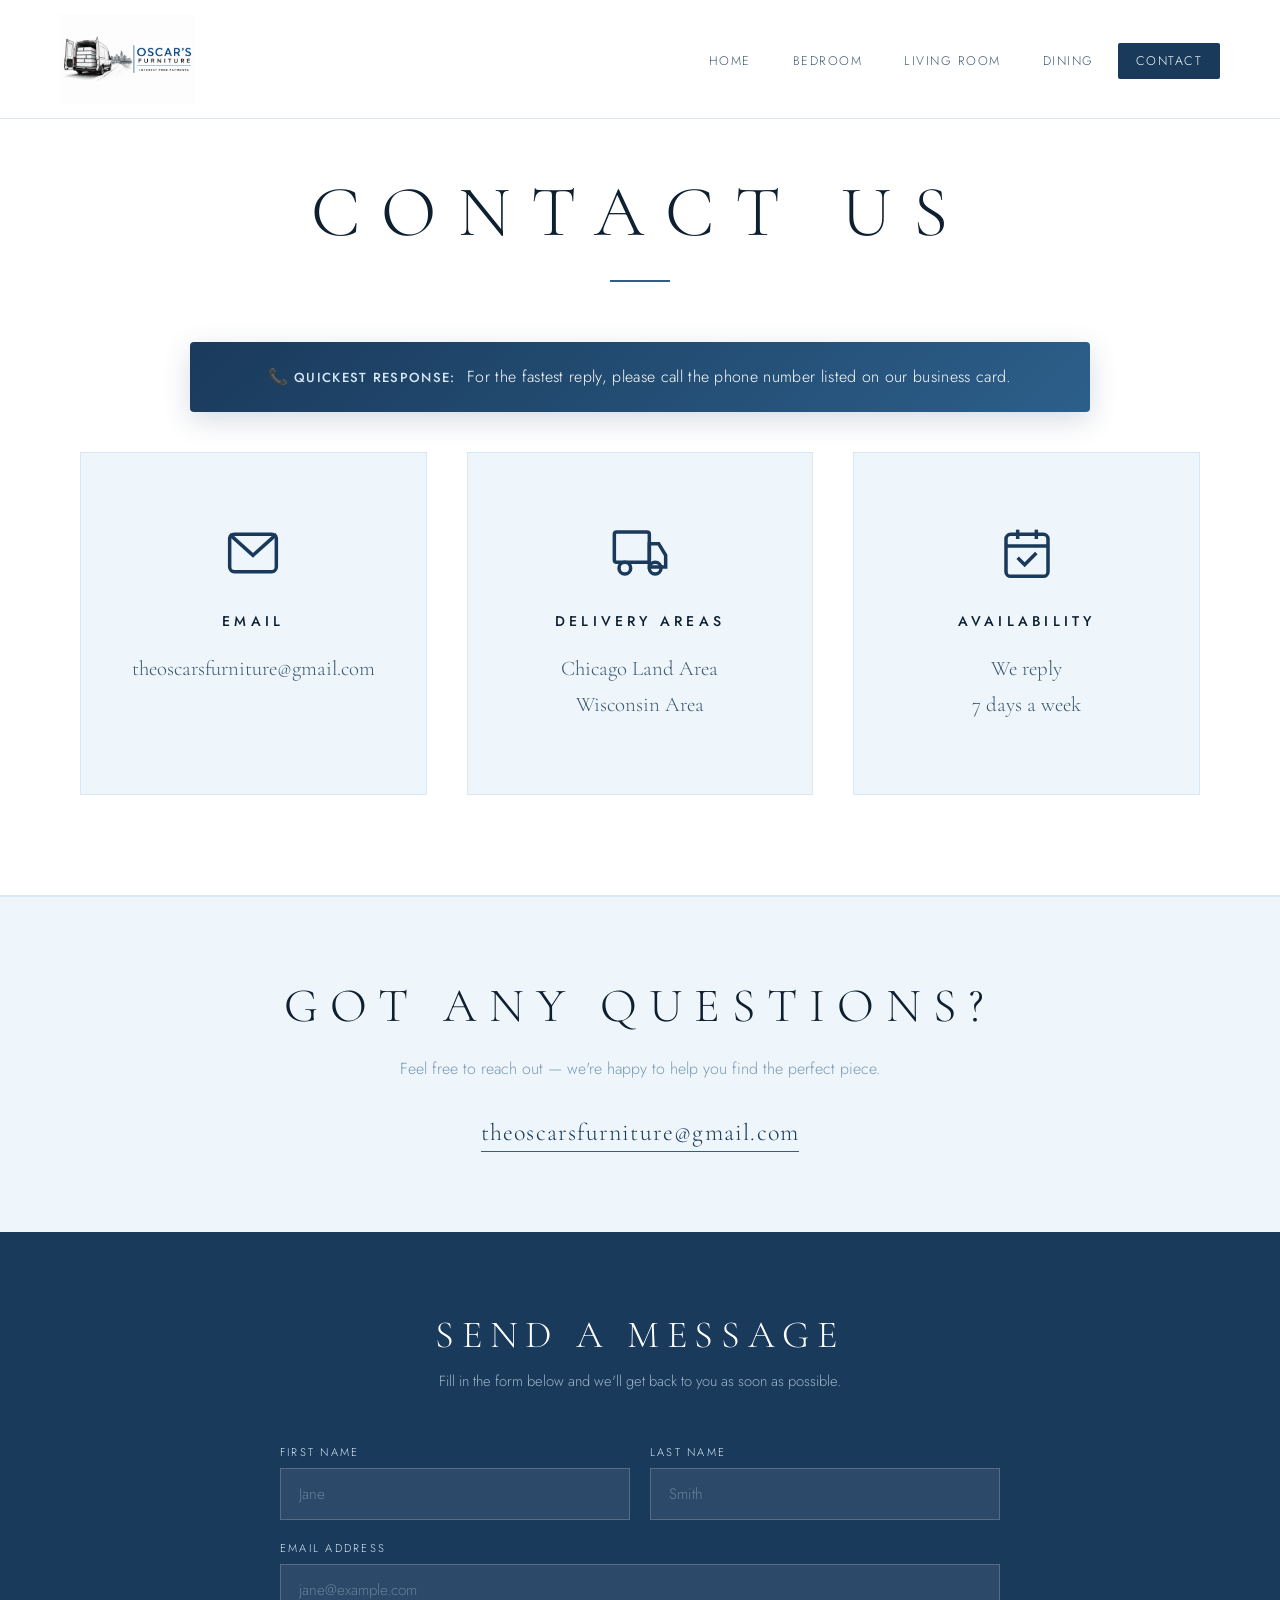
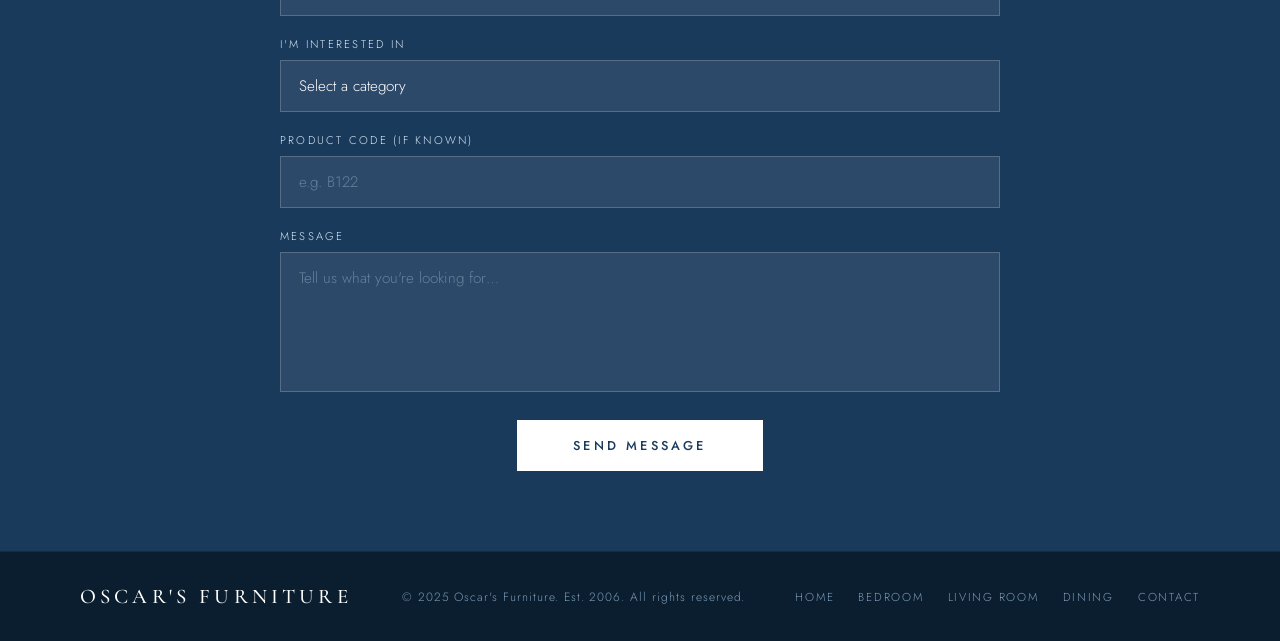
<file: contact.html>
<!DOCTYPE html>
<html lang="en">
<head>
  <meta charset="UTF-8"/>
  <meta name="viewport" content="width=device-width, initial-scale=1.0"/>
  <title>Contact Us — Oscar's Furniture</title>
  <link href="https://fonts.googleapis.com/css2?family=Cormorant+Garamond:wght@300;400;500;600&family=Jost:wght@200;300;400;500&display=swap" rel="stylesheet"/>
  <link rel="stylesheet" href="styles.css"/>
  <style>

    .contact-page {
      padding-top: 88px;
      background: var(--white);
      min-height: 100vh;
    }

    /* ── BIG HEADING ── */
    .contact-heading {
      text-align: center;
      padding: 80px 40px 60px;
      background: var(--white);
    }

    .contact-heading h1 {
      font-family: 'Cormorant Garamond', serif;
      font-size: clamp(2.5rem, 6vw, 4.5rem);
      font-weight: 300;
      letter-spacing: 0.3em;
      text-transform: uppercase;
      color: var(--text-dark);
    }

    .contact-heading-line {
      width: 60px;
      height: 2px;
      background: var(--blue-mid);
      margin: 24px auto 0;
    }

    /* ── QUICK CONTACT NOTICE ── */
    .contact-notice {
      max-width: 900px;
      margin: 0 auto 40px;
      padding: 22px 40px;
      background: linear-gradient(135deg, var(--blue-deep) 0%, var(--blue-mid) 100%);
      text-align: center;
      border-radius: 4px;
      box-shadow: 0 8px 28px rgba(26,58,92,0.18);
    }

    .contact-notice p {
      color: var(--white);
      font-size: 1rem;
      line-height: 1.65;
      letter-spacing: 0.02em;
      margin: 0;
    }

    .contact-notice strong {
      font-weight: 500;
      color: var(--blue-light);
      letter-spacing: 0.1em;
      text-transform: uppercase;
      font-size: 0.82rem;
      display: inline-block;
      margin-right: 6px;
    }

    /* ── THREE INFO CARDS ── */
    .contact-cards {
      display: grid;
      grid-template-columns: repeat(3, 1fr);
      gap: 40px;
      padding: 0 80px 100px;
      max-width: 1400px;
      margin: 0 auto;
    }

    .contact-card {
      background: var(--blue-pale);
      border: 1px solid var(--blue-light);
      padding: 72px 40px;
      text-align: center;
      transition: transform 0.3s, box-shadow 0.3s;
    }

    .contact-card:hover {
      transform: translateY(-4px);
      box-shadow: 0 12px 40px rgba(26,58,92,0.12);
    }

    .contact-card-icon {
      font-size: 2.8rem;
      margin-bottom: 24px;
      display: block;
      color: var(--blue-deep);
    }

    /* SVG icons matching the reference */
    .contact-card svg {
      width: 56px;
      height: 56px;
      stroke: var(--blue-deep);
      fill: none;
      stroke-width: 1.5;
      margin-bottom: 30px;
      display: block;
      margin-left: auto;
      margin-right: auto;
    }

    .contact-card-label {
      font-size: 0.88rem;
      letter-spacing: 0.3em;
      text-transform: uppercase;
      font-weight: 500;
      color: var(--text-dark);
      margin-bottom: 20px;
    }

    .contact-card-val {
      font-family: 'Cormorant Garamond', serif;
      font-size: 1.3rem;
      color: var(--text-mid);
      line-height: 1.7;
      font-weight: 300;
    }

    /* ── GOT ANY QUESTIONS ── */
    .contact-questions {
      background: var(--blue-pale);
      border-top: 2px solid var(--blue-light);
      padding: 80px 40px;
      text-align: center;
    }

    .contact-questions h2 {
      font-family: 'Cormorant Garamond', serif;
      font-size: clamp(2rem, 4vw, 3rem);
      font-weight: 300;
      letter-spacing: 0.25em;
      text-transform: uppercase;
      color: var(--text-dark);
      margin-bottom: 20px;
    }

    .contact-questions p {
      font-size: 1rem;
      color: var(--text-muted);
      margin-bottom: 36px;
      line-height: 1.7;
    }

    .contact-email-link {
      display: inline-block;
      font-family: 'Cormorant Garamond', serif;
      font-size: 1.5rem;
      color: var(--blue-deep);
      text-decoration: none;
      letter-spacing: 0.05em;
      border-bottom: 1px solid var(--blue-mid);
      padding-bottom: 4px;
      transition: color 0.3s;
    }

    .contact-email-link:hover { color: var(--blue-mid); }

    /* ── SOCIAL ICONS ── */
    .contact-socials {
      display: flex;
      justify-content: center;
      gap: 20px;
      margin-top: 8px;
    }

    .social-icon {
      width: 48px;
      height: 48px;
      border: 2px solid var(--blue-deep);
      border-radius: 50%;
      display: flex;
      align-items: center;
      justify-content: center;
      text-decoration: none;
      color: var(--blue-deep);
      transition: background 0.3s, color 0.3s;
    }

    .social-icon:hover {
      background: var(--blue-deep);
      color: var(--white);
    }

    .social-icon svg {
      width: 20px;
      height: 20px;
      fill: currentColor;
    }

    /* ── FORM SECTION ── */
    .contact-form-section {
      padding: 80px;
      background: var(--blue-deep);
      max-width: 100%;
    }

    .contact-form-section h2 {
      font-family: 'Cormorant Garamond', serif;
      font-size: clamp(2rem, 3vw, 2.8rem);
      font-weight: 300;
      letter-spacing: 0.2em;
      text-transform: uppercase;
      color: var(--white);
      text-align: center;
      margin-bottom: 12px;
    }

    .contact-form-section p {
      text-align: center;
      font-size: 0.92rem;
      color: rgba(214,232,245,0.7);
      margin-bottom: 52px;
    }

    .contact-form-inner {
      max-width: 720px;
      margin: 0 auto;
      display: flex;
      flex-direction: column;
      gap: 20px;
    }

    .cf-row { display: grid; grid-template-columns: 1fr 1fr; gap: 20px; }

    .cf-group { display: flex; flex-direction: column; gap: 8px; }

    .cf-group label {
      font-size: 0.7rem;
      letter-spacing: 0.2em;
      text-transform: uppercase;
      color: var(--blue-light);
    }

    .cf-group input,
    .cf-group textarea,
    .cf-group select {
      background: rgba(255,255,255,0.08);
      border: 1px solid rgba(255,255,255,0.2);
      color: var(--white);
      padding: 14px 18px;
      font-family: 'Jost', sans-serif;
      font-size: 0.95rem;
      font-weight: 300;
      outline: none;
      transition: border-color 0.3s;
      resize: none;
      appearance: none;
    }

    .cf-group input::placeholder,
    .cf-group textarea::placeholder { color: rgba(214,232,245,0.35); }

    .cf-group input:focus,
    .cf-group textarea:focus,
    .cf-group select:focus { border-color: var(--blue-light); }

    .cf-group select option { background: var(--blue-deep); }

    .cf-submit {
      background: var(--white);
      color: var(--blue-deep);
      border: none;
      padding: 16px 56px;
      font-family: 'Jost', sans-serif;
      font-size: 0.8rem;
      letter-spacing: 0.25em;
      text-transform: uppercase;
      cursor: pointer;
      font-weight: 500;
      transition: background 0.3s, transform 0.2s;
      align-self: center;
      margin-top: 8px;
    }

    .cf-submit:hover { background: var(--blue-light); transform: translateY(-1px); }

    /* ── RESPONSIVE ── */
    @media (max-width: 900px) {
      .contact-cards { grid-template-columns: 1fr; padding: 0 24px 60px; }
      .contact-heading { padding: 60px 24px 40px; }
      .contact-notice { margin: 0 24px 32px; padding: 18px 24px; }
      .contact-notice p { font-size: 0.92rem; }
      .contact-questions { padding: 60px 24px; }
      .contact-form-section { padding: 60px 24px; }
      .cf-row { grid-template-columns: 1fr; }
    }

  </style>
</head>
<body>

  <!-- NAV -->
  <nav id="navbar">
    <a href="index.html" class="nav-logo-link">
      <img src="Logo_png.png" alt="Oscar's Furniture" class="nav-logo-img"/>
    </a>
    <ul class="nav-links">
      <li><a href="index.html">Home</a></li>
      <li><a href="bedroom.html">Bedroom</a></li>
      <li><a href="livingroom.html">Living Room</a></li>
      <li><a href="dining.html">Dining</a></li>
      <li><a href="contact.html" class="active">Contact</a></li>
    </ul>
  </nav>

  <div class="contact-page">

    <!-- BIG HEADING -->
    <div class="contact-heading">
      <h1>Contact Us</h1>
      <div class="contact-heading-line"></div>
    </div>

    <!-- QUICK CONTACT NOTICE -->
    <div class="contact-notice">
      <p>📞 <strong>Quickest Response:</strong> For the fastest reply, please call the phone number listed on our business card.</p>
    </div>

    <!-- THREE CARDS -->
    <div class="contact-cards">

      <!-- Email -->
      <div class="contact-card reveal">
        <svg viewBox="0 0 24 24" xmlns="http://www.w3.org/2000/svg">
          <rect x="2" y="4" width="20" height="16" rx="2"/>
          <polyline points="2,4 12,13 22,4"/>
        </svg>
        <p class="contact-card-label">Email</p>
        <p class="contact-card-val">theoscarsfurniture@gmail.com</p>
      </div>

      <!-- Delivery -->
      <div class="contact-card reveal">
        <svg viewBox="0 0 24 24" xmlns="http://www.w3.org/2000/svg">
          <rect x="1" y="3" width="15" height="13" rx="1"/>
          <path d="M16 8h4l3 5v5h-7V8z"/>
          <circle cx="5.5" cy="18.5" r="2.5"/>
          <circle cx="18.5" cy="18.5" r="2.5"/>
        </svg>
        <p class="contact-card-label">Delivery Areas</p>
        <p class="contact-card-val">Chicago Land Area<br/>Wisconsin Area</p>
      </div>

      <!-- Availability -->
      <div class="contact-card reveal">
        <svg viewBox="0 0 24 24" xmlns="http://www.w3.org/2000/svg">
          <rect x="3" y="4" width="18" height="18" rx="2"/>
          <line x1="3" y1="9" x2="21" y2="9"/>
          <line x1="8" y1="2" x2="8" y2="6"/>
          <line x1="16" y1="2" x2="16" y2="6"/>
          <polyline points="8,14 11,17 16,12"/>
        </svg>
        <p class="contact-card-label">Availability</p>
        <p class="contact-card-val">We reply<br/>7 days a week</p>
      </div>

    </div>

    <!-- GOT ANY QUESTIONS -->
    <div class="contact-questions">
      <h2>Got Any Questions?</h2>
      <p>Feel free to reach out — we're happy to help you find the perfect piece.</p>
      <a href="mailto:theoscarsfurniture@gmail.com" class="contact-email-link">
        theoscarsfurniture@gmail.com
      </a>
    </div>

    <!-- SEND A MESSAGE FORM -->
    <div class="contact-form-section">
      <h2>Send A Message</h2>
      <p>Fill in the form below and we'll get back to you as soon as possible.</p>
      <div class="contact-form-inner">
        <div class="cf-row">
          <div class="cf-group">
            <label for="fname">First Name</label>
            <input type="text" id="fname" placeholder="Jane"/>
          </div>
          <div class="cf-group">
            <label for="lname">Last Name</label>
            <input type="text" id="lname" placeholder="Smith"/>
          </div>
        </div>
        <div class="cf-group">
          <label for="email">Email Address</label>
          <input type="email" id="email" placeholder="jane@example.com"/>
        </div>
        <div class="cf-group">
          <label for="interest">I'm Interested In</label>
          <select id="interest">
            <option value="" disabled selected>Select a category</option>
            <option>Bedroom Sets</option>
            <option>Bed + Mattress Packages</option>
            <option>Living Room — Sofas &amp; Sectionals</option>
            <option>Dining Sets</option>
            <option>General Enquiry</option>
          </select>
        </div>
        <div class="cf-group">
          <label for="product">Product Code (if known)</label>
          <input type="text" id="product" placeholder="e.g. B122"/>
        </div>
        <div class="cf-group">
          <label for="message">Message</label>
          <textarea id="message" rows="5" placeholder="Tell us what you're looking for…"></textarea>
        </div>
        <button class="cf-submit" onclick="handleSubmit()">Send Message</button>
      </div>
    </div>

  </div>

  <!-- FOOTER -->
  <footer>
    <span class="footer-logo-text">Oscar's Furniture</span>
    <span class="footer-copy">© 2025 Oscar's Furniture. Est. 2006. All rights reserved.</span>
    <div class="footer-links">
      <a href="index.html">Home</a>
      <a href="bedroom.html">Bedroom</a>
      <a href="livingroom.html">Living Room</a>
      <a href="dining.html">Dining</a>
      <a href="contact.html">Contact</a>
    </div>
  </footer>

  <script>
    const navbar = document.getElementById('navbar');
    window.addEventListener('scroll', () => navbar.classList.toggle('scrolled', window.scrollY > 60));

    const reveals = document.querySelectorAll('.reveal');
    const observer = new IntersectionObserver((entries) => {
      entries.forEach((e, i) => { if (e.isIntersecting) { setTimeout(() => e.target.classList.add('visible'), i * 100); observer.unobserve(e.target); } });
    }, { threshold: 0.1 });
    reveals.forEach(el => observer.observe(el));

    function handleSubmit() {
      const email = document.getElementById('email').value;
      const fname = document.getElementById('fname').value;
      if (!fname || !email) { alert('Please fill in your name and email.'); return; }
      alert("Thanks for reaching out! We'll get back to you as soon as possible.");
    }
  </script>

</body>
</html>
</file>
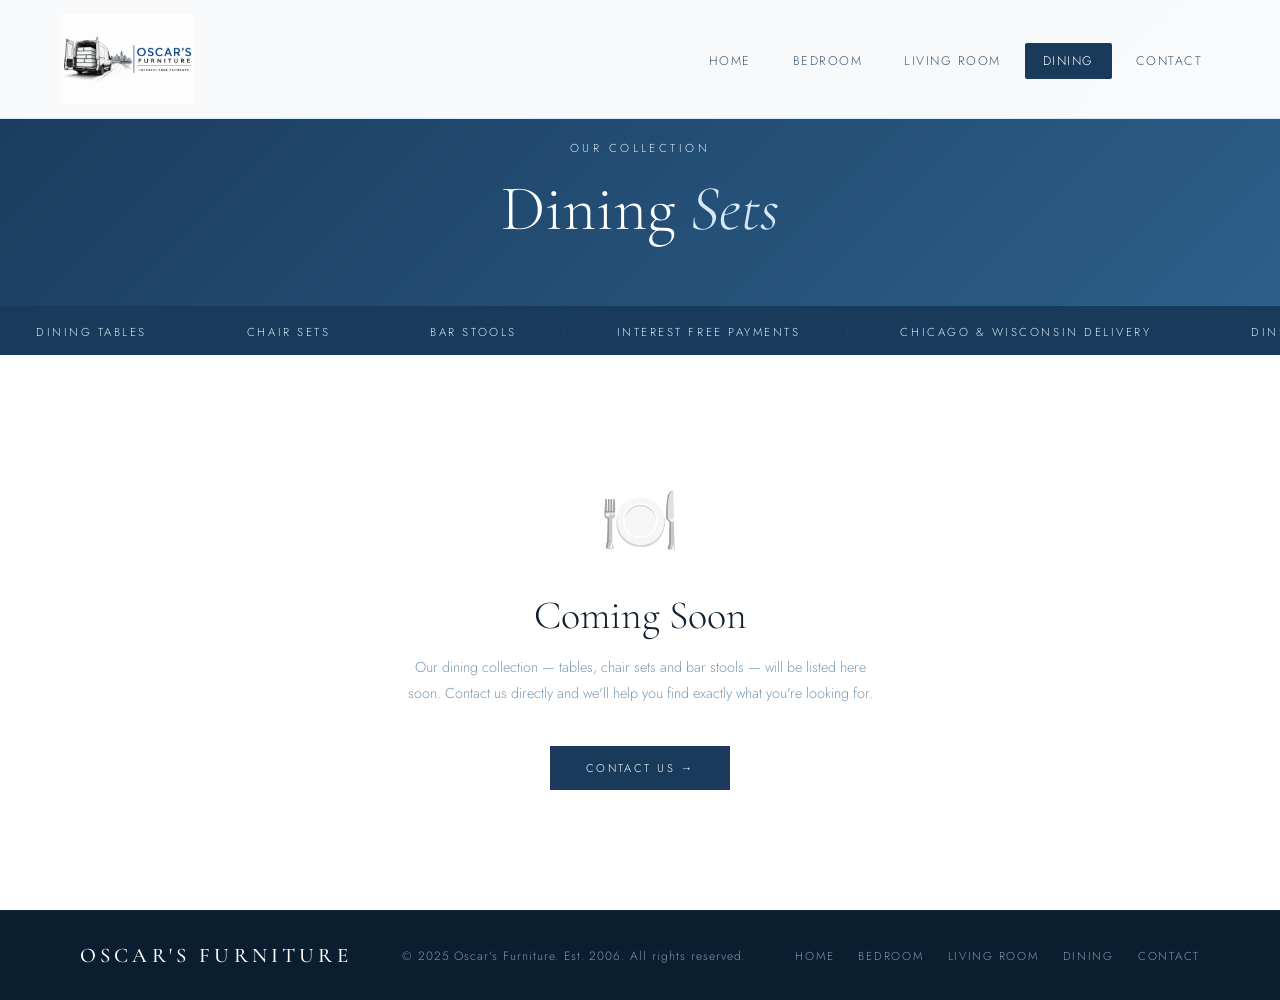
<file: dining.html>
<!DOCTYPE html>
<html lang="en">
<head>
  <meta charset="UTF-8"/>
  <meta name="viewport" content="width=device-width, initial-scale=1.0"/>
  <title>Dining — Oscar's Furniture</title>
  <link href="https://fonts.googleapis.com/css2?family=Cormorant+Garamond:wght@300;400;500;600&family=Jost:wght@200;300;400&display=swap" rel="stylesheet"/>
  <link rel="stylesheet" href="styles.css"/>
</head>
<body>

  <nav id="navbar">
    <a href="index.html" class="nav-logo-link">
      <img src="Logo_png.png" alt="Oscar's Furniture" class="nav-logo-img"/>
    </a>
    <ul class="nav-links">
      <li><a href="index.html">Home</a></li>
      <li><a href="bedroom.html">Bedroom</a></li>
      <li><a href="livingroom.html">Living Room</a></li>
      <li><a href="dining.html" class="active">Dining</a></li>
      <li><a href="contact.html">Contact</a></li>
    </ul>
  </nav>

  <div class="page-hero">
    <p class="page-hero-label">Our Collection</p>
    <h1>Dining <em>Sets</em></h1>
  </div>

  <div class="marquee-wrap">
    <div class="marquee-track">
      <span>Dining Tables</span><span class="dot">·</span>
      <span>Chair Sets</span><span class="dot">·</span>
      <span>Bar Stools</span><span class="dot">·</span>
      <span>Interest Free Payments</span><span class="dot">·</span>
      <span>Chicago &amp; Wisconsin Delivery</span><span class="dot">·</span>
      <span>Dining Tables</span><span class="dot">·</span>
      <span>Chair Sets</span><span class="dot">·</span>
      <span>Bar Stools</span><span class="dot">·</span>
      <span>Interest Free Payments</span><span class="dot">·</span>
      <span>Chicago &amp; Wisconsin Delivery</span><span class="dot">·</span>
    </div>
  </div>

  <div class="products-section" style="text-align:center;padding:120px 80px;">
    <div style="font-size:4rem;margin-bottom:24px;">🍽️</div>
    <h2 style="font-family:'Cormorant Garamond',serif;font-size:2.5rem;font-weight:300;color:var(--text-dark);margin-bottom:16px;">Coming Soon</h2>
    <p style="font-size:0.9rem;color:var(--text-muted);line-height:1.8;max-width:480px;margin:0 auto 40px;">Our dining collection — tables, chair sets and bar stools — will be listed here soon. Contact us directly and we'll help you find exactly what you're looking for.</p>
    <a href="contact.html" style="display:inline-block;background:var(--blue-deep);color:#fff;padding:14px 36px;font-size:0.7rem;letter-spacing:0.22em;text-transform:uppercase;text-decoration:none;transition:background 0.3s;">Contact Us →</a>
  </div>

  <footer>
    <span class="footer-logo-text">Oscar's Furniture</span>
    <span class="footer-copy">© 2025 Oscar's Furniture. Est. 2006. All rights reserved.</span>
    <div class="footer-links">
      <a href="index.html">Home</a>
      <a href="bedroom.html">Bedroom</a>
      <a href="livingroom.html">Living Room</a>
      <a href="dining.html">Dining</a>
      <a href="contact.html">Contact</a>
    </div>
  </footer>

  <script>
    const navbar = document.getElementById('navbar');
    window.addEventListener('scroll', () => navbar.classList.toggle('scrolled', window.scrollY > 60));
  </script>
</body>
</html>
</file>
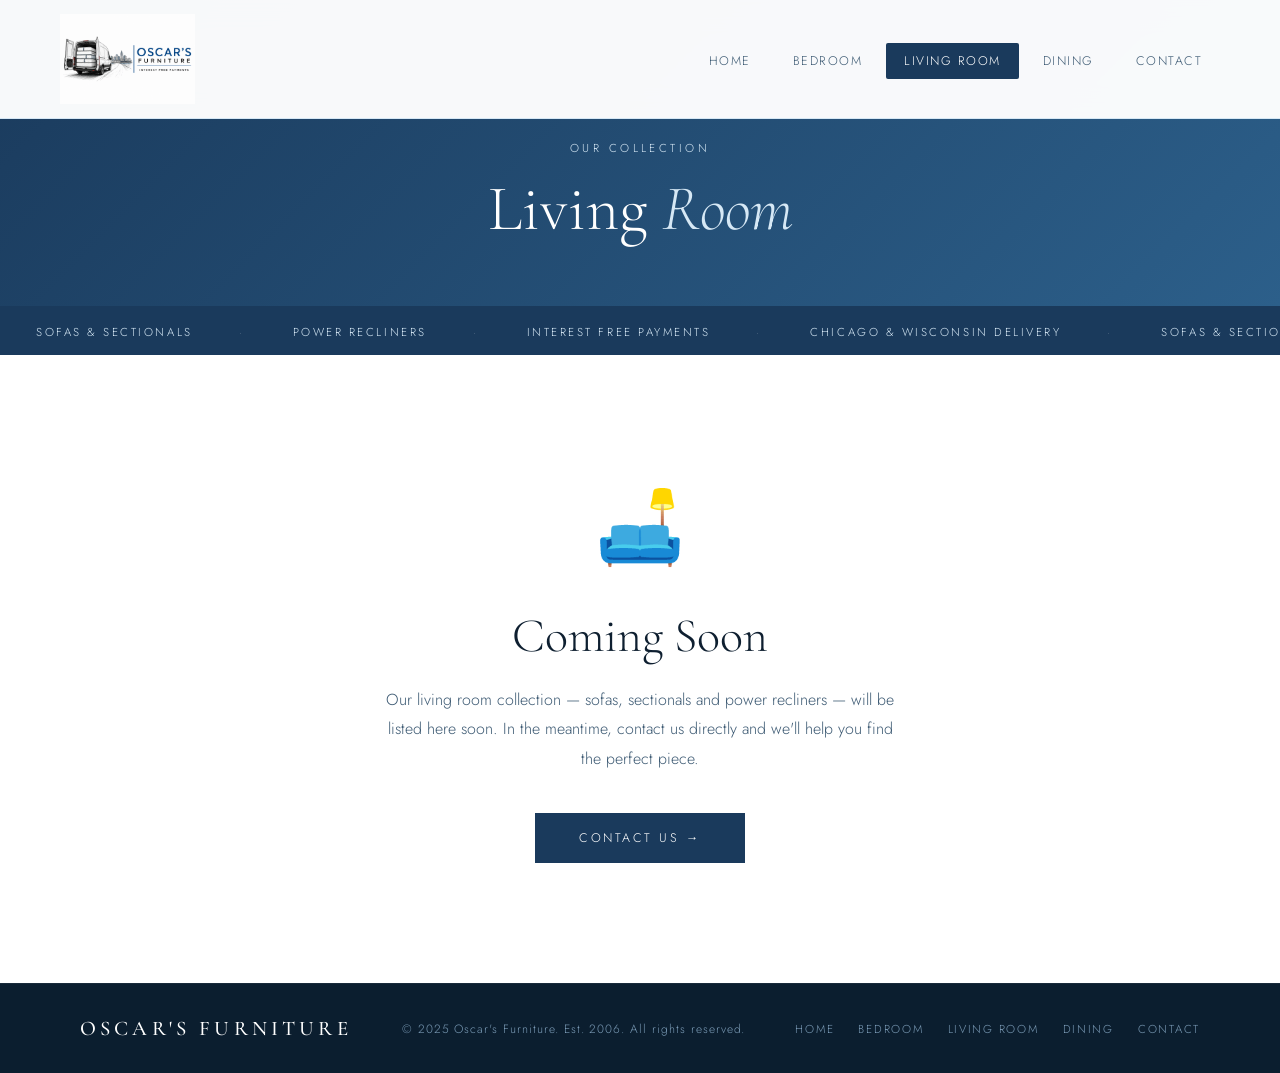
<file: livingroom.html>
<!DOCTYPE html>
<html lang="en">
<head>
  <meta charset="UTF-8"/>
  <meta name="viewport" content="width=device-width, initial-scale=1.0"/>
  <title>Living Room — Oscar's Furniture</title>
  <link href="https://fonts.googleapis.com/css2?family=Cormorant+Garamond:wght@300;400;500;600&family=Jost:wght@200;300;400&display=swap" rel="stylesheet"/>
  <link rel="stylesheet" href="styles.css"/>
</head>
<body>

  <nav id="navbar">
    <a href="index.html" class="nav-logo-link">
      <img src="Logo_png.png" alt="Oscar's Furniture" class="nav-logo-img"/>
    </a>
    <ul class="nav-links">
      <li><a href="index.html">Home</a></li>
      <li><a href="bedroom.html">Bedroom</a></li>
      <li><a href="livingroom.html" class="active">Living Room</a></li>
      <li><a href="dining.html">Dining</a></li>
      <li><a href="contact.html">Contact</a></li>
    </ul>
  </nav>

  <div class="page-hero">
    <p class="page-hero-label">Our Collection</p>
    <h1>Living <em>Room</em></h1>
  </div>

  <div class="marquee-wrap">
    <div class="marquee-track">
      <span>Sofas &amp; Sectionals</span><span class="dot">·</span>
      <span>Power Recliners</span><span class="dot">·</span>
      <span>Interest Free Payments</span><span class="dot">·</span>
      <span>Chicago &amp; Wisconsin Delivery</span><span class="dot">·</span>
      <span>Sofas &amp; Sectionals</span><span class="dot">·</span>
      <span>Power Recliners</span><span class="dot">·</span>
      <span>Interest Free Payments</span><span class="dot">·</span>
      <span>Chicago &amp; Wisconsin Delivery</span><span class="dot">·</span>
    </div>
  </div>

  <div class="coming-soon">
    <div class="coming-soon-icon">🛋️</div>
    <h2>Coming Soon</h2>
    <p>Our living room collection — sofas, sectionals and power recliners — will be listed here soon. In the meantime, contact us directly and we'll help you find the perfect piece.</p>
    <a href="contact.html" class="cta-btn">Contact Us →</a>
  </div>

  <footer>
    <span class="footer-logo-text">Oscar's Furniture</span>
    <span class="footer-copy">© 2025 Oscar's Furniture. Est. 2006. All rights reserved.</span>
    <div class="footer-links">
      <a href="index.html">Home</a>
      <a href="bedroom.html">Bedroom</a>
      <a href="livingroom.html">Living Room</a>
      <a href="dining.html">Dining</a>
      <a href="contact.html">Contact</a>
    </div>
  </footer>

  <script>
    const navbar = document.getElementById('navbar');
    window.addEventListener('scroll', () => navbar.classList.toggle('scrolled', window.scrollY > 60));
  </script>
</body>
</html>
</file>
<file: styles.css>
*, *::before, *::after { margin: 0; padding: 0; box-sizing: border-box; }

:root {
  --blue-deep:  #1A3A5C;
  --blue-mid:   #2C5F8A;
  --blue-light: #D6E8F5;
  --blue-pale:  #EEF5FB;
  --white:      #FFFFFF;
  --off-white:  #F7FAFD;
  --text-dark:  #0E1F30;
  --text-mid:   #3D5A73;
  --text-muted: #7A9AB5;
}

html { scroll-behavior: smooth; }

body {
  font-family: 'Jost', sans-serif;
  background: var(--white);
  color: var(--text-dark);
  font-weight: 300;
  overflow-x: hidden;
  font-size: 16px;
}

/* ── NAV ── */
nav {
  position: fixed; top: 0; left: 0; right: 0;
  z-index: 100;
  display: flex; justify-content: space-between; align-items: center;
  padding: 14px 60px;
  background: rgba(255,255,255,0.97);
  backdrop-filter: blur(14px);
  border-bottom: 1px solid var(--blue-light);
  transition: padding 0.4s ease;
}
nav.scrolled { padding: 8px 60px; }
.nav-logo-link { display: flex; align-items: center; text-decoration: none; }
.nav-logo-img { height: 90px; width: auto; object-fit: contain; transition: height 0.4s ease; }
nav.scrolled .nav-logo-img { height: 70px; }

.nav-links { display: flex; gap: 6px; list-style: none; align-items: center; }
.nav-links a {
  text-decoration: none;
  font-size: 0.78rem;
  letter-spacing: 0.12em;
  text-transform: uppercase;
  color: var(--text-mid);
  padding: 9px 18px;
  border-radius: 2px;
  transition: all 0.25s;
  white-space: nowrap;
}
.nav-links a:hover { color: var(--white); background: var(--blue-mid); }
.nav-links a.active { color: var(--white); background: var(--blue-deep); }

/* ── MARQUEE ── */
.marquee-wrap { background: var(--blue-deep); padding: 13px 0; overflow: hidden; white-space: nowrap; }
.marquee-track { display: inline-block; animation: marquee 32s linear infinite; }
.marquee-track span { font-size: 0.72rem; letter-spacing: 0.22em; text-transform: uppercase; color: var(--blue-light); margin: 0 36px; }
.marquee-track span.dot { color: rgba(255,255,255,0.3); letter-spacing: 0; margin: 0 10px; }

/* ── HOME HERO ── */
.home-hero {
  min-height: 100vh;
  padding-top: 88px;
  display: grid;
  grid-template-columns: 1.3fr 1fr;
  align-items: stretch;
}
.home-hero-left {
  background: var(--white);
  display: flex; align-items: center; justify-content: center;
  padding: 60px 40px 60px 80px;
  opacity: 0; animation: fadeIn 1s 0.2s forwards;
}
.home-hero-left img {
  width: 100%; max-width: 680px; height: auto;
  object-fit: contain;
  filter: drop-shadow(0 12px 40px rgba(26,58,92,0.12));
}
.home-hero-right {
  background: linear-gradient(145deg, #1A3A5C 0%, #2C5F8A 60%, #3A7AB5 100%);
  display: flex; flex-direction: column; justify-content: center;
  padding: 80px 60px;
  opacity: 0; animation: fadeIn 1s 0.5s forwards;
}
.home-eyebrow {
  font-size: 0.78rem;
  letter-spacing: 0.25em;
  text-transform: uppercase;
  color: var(--blue-light);
  margin-bottom: 20px;
  opacity: 0; animation: fadeUp 0.9s 0.7s forwards;
}
.home-title {
  font-family: 'Cormorant Garamond', serif;
  font-size: clamp(3rem, 4.5vw, 5rem);
  font-weight: 300;
  line-height: 1.1;
  color: var(--white);
  margin-bottom: 24px;
  opacity: 0; animation: fadeUp 0.9s 0.85s forwards;
}
.home-title em { font-style: italic; color: var(--blue-light); }
.home-sub {
  font-size: 1rem;
  line-height: 1.85;
  color: rgba(214,232,245,0.9);
  max-width: 360px;
  margin-bottom: 40px;
  opacity: 0; animation: fadeUp 0.9s 1s forwards;
}
.home-cta {
  display: inline-block;
  padding: 14px 36px;
  background: rgba(255,255,255,0.15);
  border: 1px solid rgba(255,255,255,0.5);
  color: var(--white);
  font-size: 0.78rem;
  letter-spacing: 0.2em;
  text-transform: uppercase;
  text-decoration: none;
  transition: background 0.3s;
  width: fit-content;
  opacity: 0; animation: fadeUp 0.9s 1.15s forwards;
}
.home-cta:hover { background: rgba(255,255,255,0.28); }

/* ── MILESTONE ── */
.milestone-strip {
  background: var(--blue-pale);
  border-top: 2px solid var(--blue-light);
  border-bottom: 2px solid var(--blue-light);
  padding: 52px 80px;
  display: flex; align-items: center; justify-content: center;
  gap: 48px; text-align: center;
}
.milestone-divider { width: 1px; height: 64px; background: var(--blue-light); }
.milestone-num {
  font-family: 'Cormorant Garamond', serif;
  font-size: 4.2rem; font-weight: 300;
  color: var(--blue-deep); line-height: 1;
}
.milestone-text {
  font-size: 0.72rem; letter-spacing: 0.2em;
  text-transform: uppercase; color: var(--text-mid); margin-top: 6px;
}
.milestone-tagline {
  font-family: 'Cormorant Garamond', serif;
  font-size: 1.6rem; font-weight: 300;
  color: var(--blue-deep); font-style: italic;
  max-width: 280px; line-height: 1.45;
}

/* ── CATEGORY CARDS ── */
.home-categories { padding: 80px; background: var(--off-white); }
.home-categories-title {
  font-family: 'Cormorant Garamond', serif;
  font-size: 2.6rem; font-weight: 300;
  color: var(--text-dark); text-align: center;
  margin-bottom: 48px;
}
.category-cards { display: grid; grid-template-columns: repeat(3,1fr); gap: 28px; }
.category-card {
  display: block; text-decoration: none;
  background: var(--white);
  border: 1px solid var(--blue-light);
  overflow: hidden;
  transition: transform 0.3s, box-shadow 0.3s;
}
.category-card:hover { transform: translateY(-4px); box-shadow: 0 12px 40px rgba(26,58,92,0.14); }
.category-card-img {
  width: 100%; height: 240px; overflow: hidden;
  display: flex; align-items: center; justify-content: center;
  font-size: 4rem;
}
.cat-bedroom { background: linear-gradient(145deg, #1A3A5C, #2C5F8A); }
.cat-living  { background: linear-gradient(145deg, #1E4870, #3374A8); }
.cat-dining  { background: linear-gradient(145deg, #163350, #254F7A); }
.category-card-body { padding: 28px 32px; }
.category-card-body h3 {
  font-family: 'Cormorant Garamond', serif;
  font-size: 1.6rem; font-weight: 400;
  color: var(--text-dark); margin-bottom: 10px;
}
.category-card-body p {
  font-size: 0.88rem; color: var(--text-mid);
  line-height: 1.75; margin-bottom: 18px;
}
.category-card-body span {
  font-size: 0.72rem; letter-spacing: 0.18em;
  text-transform: uppercase; color: var(--blue-mid);
  border-bottom: 1px solid var(--blue-mid); padding-bottom: 2px;
}

/* ── WHY US ── */
.why-us { padding: 80px; background: var(--white); display: grid; grid-template-columns: repeat(3,1fr); gap: 48px; }
.why-us-item { text-align: center; }
.why-us-icon { font-size: 2.8rem; margin-bottom: 18px; }
.why-us-item h3 {
  font-family: 'Cormorant Garamond', serif;
  font-size: 1.4rem; font-weight: 400;
  color: var(--text-dark); margin-bottom: 12px;
}
.why-us-item p { font-size: 0.9rem; line-height: 1.8; color: var(--text-mid); }

/* ── PAGE HERO (inner pages) ── */
.page-hero {
  padding: 140px 80px 60px;
  background: linear-gradient(135deg, var(--blue-deep) 0%, var(--blue-mid) 100%);
  text-align: center;
}
.page-hero-label {
  font-size: 0.72rem; letter-spacing: 0.3em;
  text-transform: uppercase; color: var(--blue-light); margin-bottom: 16px;
}
.page-hero h1 {
  font-family: 'Cormorant Garamond', serif;
  font-size: clamp(2.8rem, 5vw, 4.5rem);
  font-weight: 300; color: var(--white); line-height: 1.15;
}
.page-hero h1 em { font-style: italic; color: var(--blue-light); }

/* ── COMING SOON ── */
.coming-soon {
  padding: 120px 80px;
  text-align: center;
  background: var(--white);
}
.coming-soon-icon { font-size: 4.5rem; margin-bottom: 28px; }
.coming-soon h2 {
  font-family: 'Cormorant Garamond', serif;
  font-size: 3rem; font-weight: 300;
  color: var(--text-dark); margin-bottom: 20px;
}
.coming-soon p {
  font-size: 1rem; color: var(--text-mid);
  line-height: 1.85; max-width: 520px;
  margin: 0 auto 40px;
}
.cta-btn {
  display: inline-block;
  background: var(--blue-deep); color: var(--white);
  padding: 16px 44px;
  font-size: 0.78rem; letter-spacing: 0.2em;
  text-transform: uppercase; text-decoration: none;
  transition: background 0.3s;
}
.cta-btn:hover { background: var(--blue-mid); }

/* ── PRODUCTS ── */
.products-section { padding: 60px 80px; }
.products-section--alt { background: var(--off-white); }
.section-label {
  font-size: 0.72rem; letter-spacing: 0.28em;
  text-transform: uppercase; color: var(--blue-mid); margin-bottom: 10px;
}
.section-title {
  font-family: 'Cormorant Garamond', serif;
  font-size: clamp(2rem, 3vw, 3rem);
  font-weight: 300; color: var(--text-dark); margin-bottom: 48px;
}
.products-grid { display: grid; grid-template-columns: repeat(4,1fr); gap: 24px; }

.product-card {
  cursor: pointer; background: var(--white);
  border: 1px solid var(--blue-light);
  transition: box-shadow 0.3s, transform 0.3s;
}
.product-card:hover { box-shadow: 0 8px 32px rgba(26,58,92,0.12); transform: translateY(-3px); }
.product-img { width: 100%; aspect-ratio: 4/3; overflow: hidden; position: relative; background: var(--blue-pale); }
.product-img img { width: 100%; height: 100%; object-fit: cover; display: block; transition: transform 0.5s ease; }
.product-card:hover .product-img img { transform: scale(1.05); }
.product-overlay {
  position: absolute; bottom: 0; left: 0; right: 0; padding: 16px;
  background: linear-gradient(to top, rgba(14,31,48,0.8) 0%, transparent 100%);
  opacity: 0; transition: opacity 0.4s;
  display: flex; justify-content: center; align-items: flex-end;
}
.product-card:hover .product-overlay { opacity: 1; }
.enquire-btn {
  font-size: 0.72rem; letter-spacing: 0.18em; text-transform: uppercase;
  color: var(--white); border: 1px solid rgba(255,255,255,0.7);
  padding: 9px 22px; text-decoration: none; transition: background 0.3s;
}
.enquire-btn:hover { background: rgba(255,255,255,0.2); }
.product-badge {
  position: absolute; top: 12px; left: 12px;
  font-size: 0.65rem; letter-spacing: 0.12em;
  text-transform: uppercase; padding: 5px 11px; font-weight: 400;
}
.product-badge--new { background: var(--blue-mid); color: white; }
.product-badge--closeout { background: #c0392b; color: white; }
.product-info { padding: 18px; }
.product-cat {
  font-size: 0.65rem; letter-spacing: 0.15em;
  text-transform: uppercase; color: var(--text-muted); margin-bottom: 7px;
}
.product-name {
  font-family: 'Cormorant Garamond', serif;
  font-size: 1.1rem; font-weight: 400;
  color: var(--text-dark); margin-bottom: 12px; line-height: 1.3;
}
.price-tiers { display: flex; gap: 20px; flex-wrap: wrap; }
.price-tier { display: flex; flex-direction: column; gap: 3px; }
.price-tier-label {
  font-size: 0.62rem; letter-spacing: 0.1em;
  text-transform: uppercase; color: var(--text-muted);
}
.price-tier-val {
  font-family: 'Cormorant Garamond', serif;
  font-size: 1.15rem; color: var(--blue-deep); font-weight: 500;
}
.product-price {
  font-family: 'Cormorant Garamond', serif;
  font-size: 1.15rem; color: var(--blue-deep); font-weight: 500;
}

/* ── CONTACT PAGE ── */
.contact-section {
  display: grid; grid-template-columns: 1fr 1fr;
  gap: 80px; padding: 80px;
  background: var(--blue-deep);
}
.contact-left-title {
  font-family: 'Cormorant Garamond', serif;
  font-size: 2.8rem; font-weight: 300;
  color: var(--white); line-height: 1.2;
  margin-bottom: 16px;
}
.contact-label {
  font-size: 0.72rem; letter-spacing: 0.28em;
  text-transform: uppercase; color: var(--blue-light); margin-bottom: 12px;
}
.contact-tagline {
  font-size: 0.95rem; line-height: 1.9;
  color: rgba(214,232,245,0.8); margin-bottom: 44px;
}
.contact-details { display: flex; flex-direction: column; gap: 28px; }
.contact-item-label {
  font-size: 0.68rem; letter-spacing: 0.22em;
  text-transform: uppercase; color: var(--blue-light); margin-bottom: 5px;
}
.contact-item-val {
  font-family: 'Cormorant Garamond', serif;
  font-size: 1.2rem; color: var(--white); font-weight: 300;
}
.contact-form { display: flex; flex-direction: column; gap: 22px; }
.form-row { display: grid; grid-template-columns: 1fr 1fr; gap: 16px; }
.form-group { display: flex; flex-direction: column; gap: 8px; }
.form-group label {
  font-size: 0.72rem; letter-spacing: 0.18em;
  text-transform: uppercase; color: var(--blue-light);
}
.form-group input, .form-group textarea, .form-group select {
  background: rgba(255,255,255,0.08);
  border: 1px solid rgba(255,255,255,0.2);
  color: var(--white); padding: 14px 18px;
  font-family: 'Jost', sans-serif;
  font-size: 0.95rem; font-weight: 300;
  outline: none; transition: border-color 0.3s;
  resize: none; appearance: none;
}
.form-group input::placeholder, .form-group textarea::placeholder { color: rgba(214,232,245,0.4); }
.form-group input:focus, .form-group textarea:focus, .form-group select:focus { border-color: var(--blue-light); }
.form-group select option { background: var(--blue-deep); color: var(--white); }
.submit-btn {
  align-self: flex-start; background: var(--white);
  color: var(--blue-deep); border: none;
  padding: 16px 44px;
  font-family: 'Jost', sans-serif;
  font-size: 0.8rem; letter-spacing: 0.2em;
  text-transform: uppercase; cursor: pointer;
  font-weight: 400; transition: background 0.3s, transform 0.2s;
}
.submit-btn:hover { background: var(--blue-light); transform: translateY(-1px); }

/* ── FOOTER ── */
footer {
  background: #0B1E2F; padding: 32px 80px;
  display: flex; justify-content: space-between; align-items: center;
  border-top: 1px solid rgba(255,255,255,0.06);
}
.footer-logo-text { font-family: 'Cormorant Garamond', serif; font-size: 1.3rem; font-weight: 500; letter-spacing: 0.2em; text-transform: uppercase; color: var(--white); }
.footer-copy { font-size: 0.75rem; letter-spacing: 0.08em; color: var(--text-muted); }
.footer-links { display: flex; gap: 24px; }
.footer-links a {
  font-size: 0.72rem; letter-spacing: 0.15em;
  text-transform: uppercase; color: var(--text-muted);
  text-decoration: none; transition: color 0.3s;
}
.footer-links a:hover { color: var(--blue-light); }

/* ── ANIMATIONS ── */
@keyframes fadeUp { from { opacity: 0; transform: translateY(24px); } to { opacity: 1; transform: translateY(0); } }
@keyframes fadeIn { from { opacity: 0; } to { opacity: 1; } }
@keyframes marquee { from { transform: translateX(0); } to { transform: translateX(-50%); } }
.reveal { opacity: 0; transform: translateY(28px); transition: opacity 0.7s ease, transform 0.7s ease; }
.reveal.visible { opacity: 1; transform: translateY(0); }

/* ── RESPONSIVE ── */
@media (max-width: 1100px) { .products-grid { grid-template-columns: repeat(3,1fr); } }
@media (max-width: 900px) {
  nav { padding: 12px 24px; } nav.scrolled { padding: 8px 24px; }
  .nav-logo-img { height: 42px; }
  .nav-links a { font-size: 0.68rem; padding: 7px 12px; }
  .home-hero { grid-template-columns: 1fr; min-height: auto; }
  .home-hero-left { padding: 48px 24px 32px; }
  .home-hero-right { padding: 48px 28px; }
  .home-sub { max-width: 100%; }
  .milestone-strip { flex-direction: column; gap: 20px; padding: 40px 24px; }
  .milestone-divider { width: 60px; height: 1px; }
  .home-categories { padding: 60px 24px; }
  .category-cards { grid-template-columns: 1fr; gap: 16px; }
  .why-us { grid-template-columns: 1fr; padding: 60px 24px; gap: 40px; }
  .products-section { padding: 48px 24px; }
  .products-grid { grid-template-columns: repeat(2,1fr); gap: 16px; }
  .page-hero { padding: 120px 28px 48px; }
  .coming-soon { padding: 80px 28px; }
  .contact-section { grid-template-columns: 1fr; padding: 60px 28px; gap: 48px; }
  .form-row { grid-template-columns: 1fr; }
  footer { flex-direction: column; gap: 16px; text-align: center; padding: 28px 24px; }
}
@media (max-width: 560px) {
  .products-grid { grid-template-columns: 1fr; }
  .nav-links { display: none; }
}

/* Product card link wrapper */
.product-card a {
  display: block;
  text-decoration: none;
  color: inherit;
}
</file>
